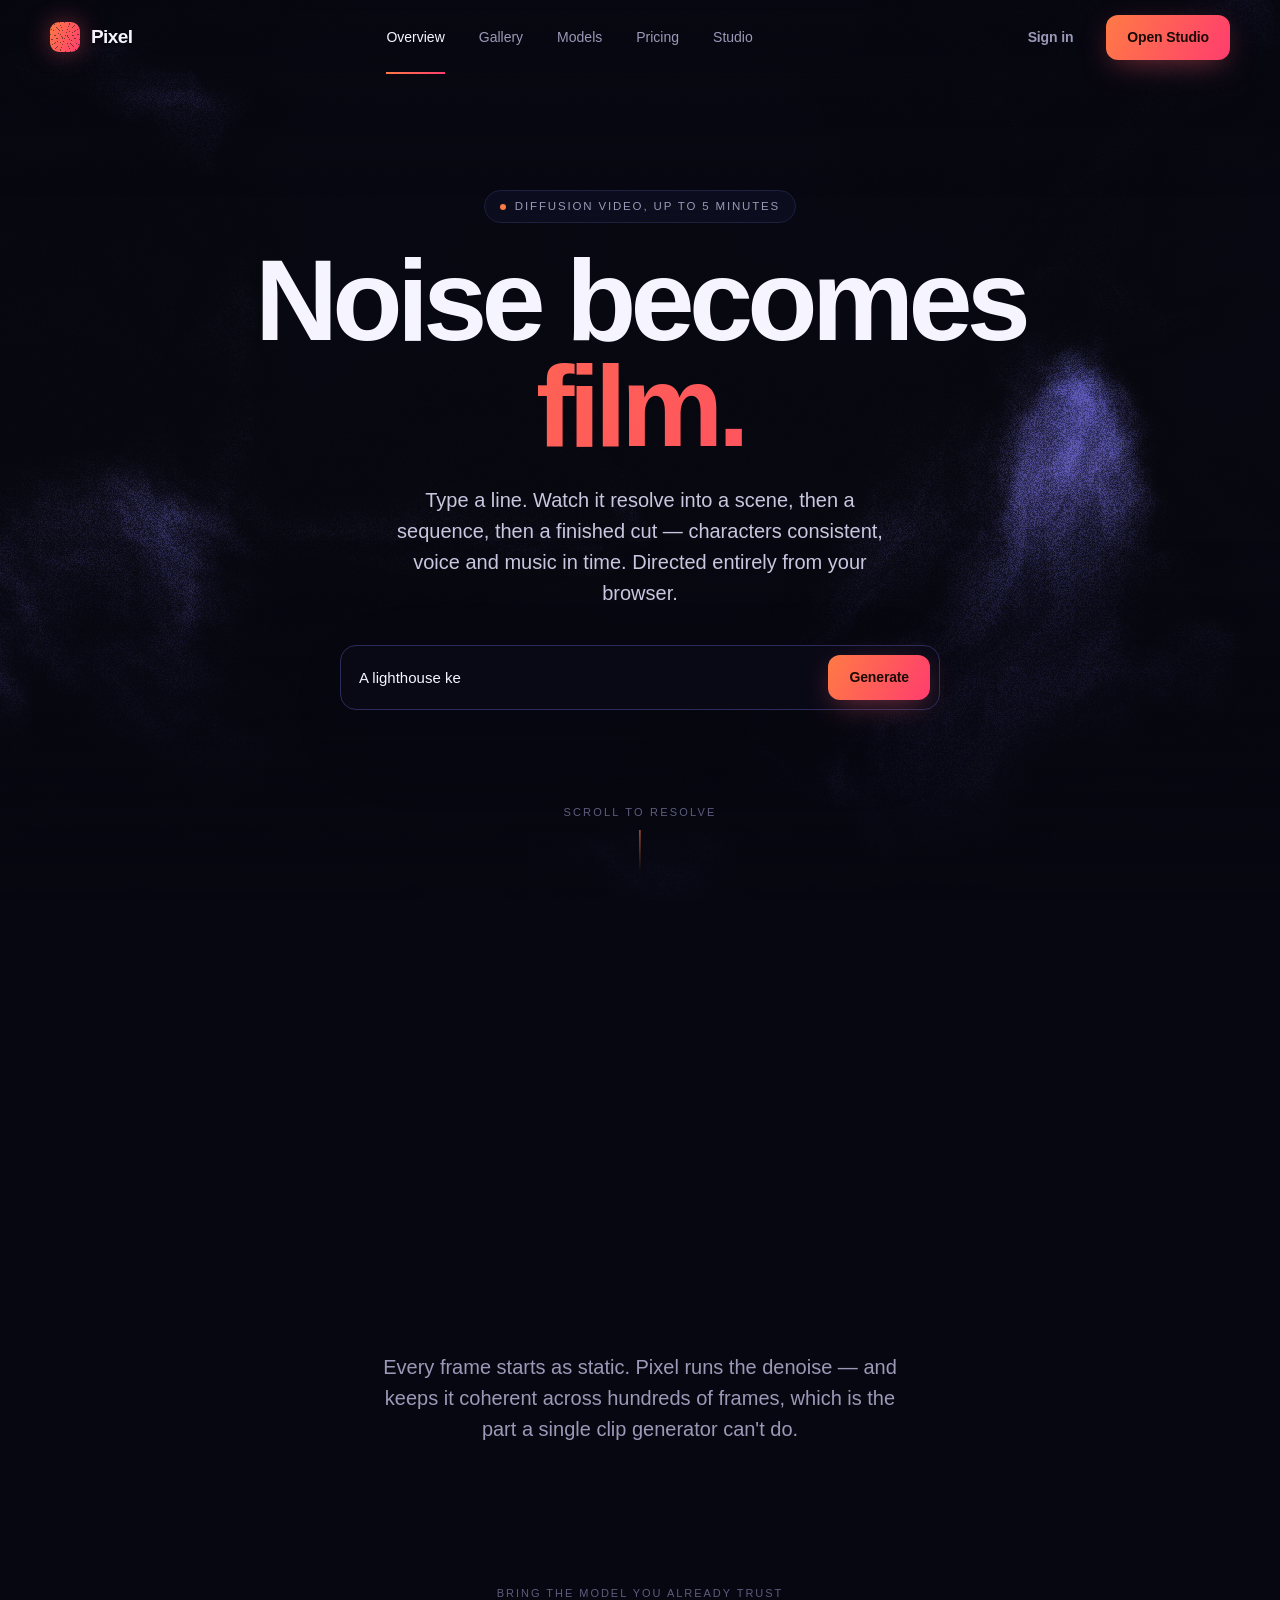
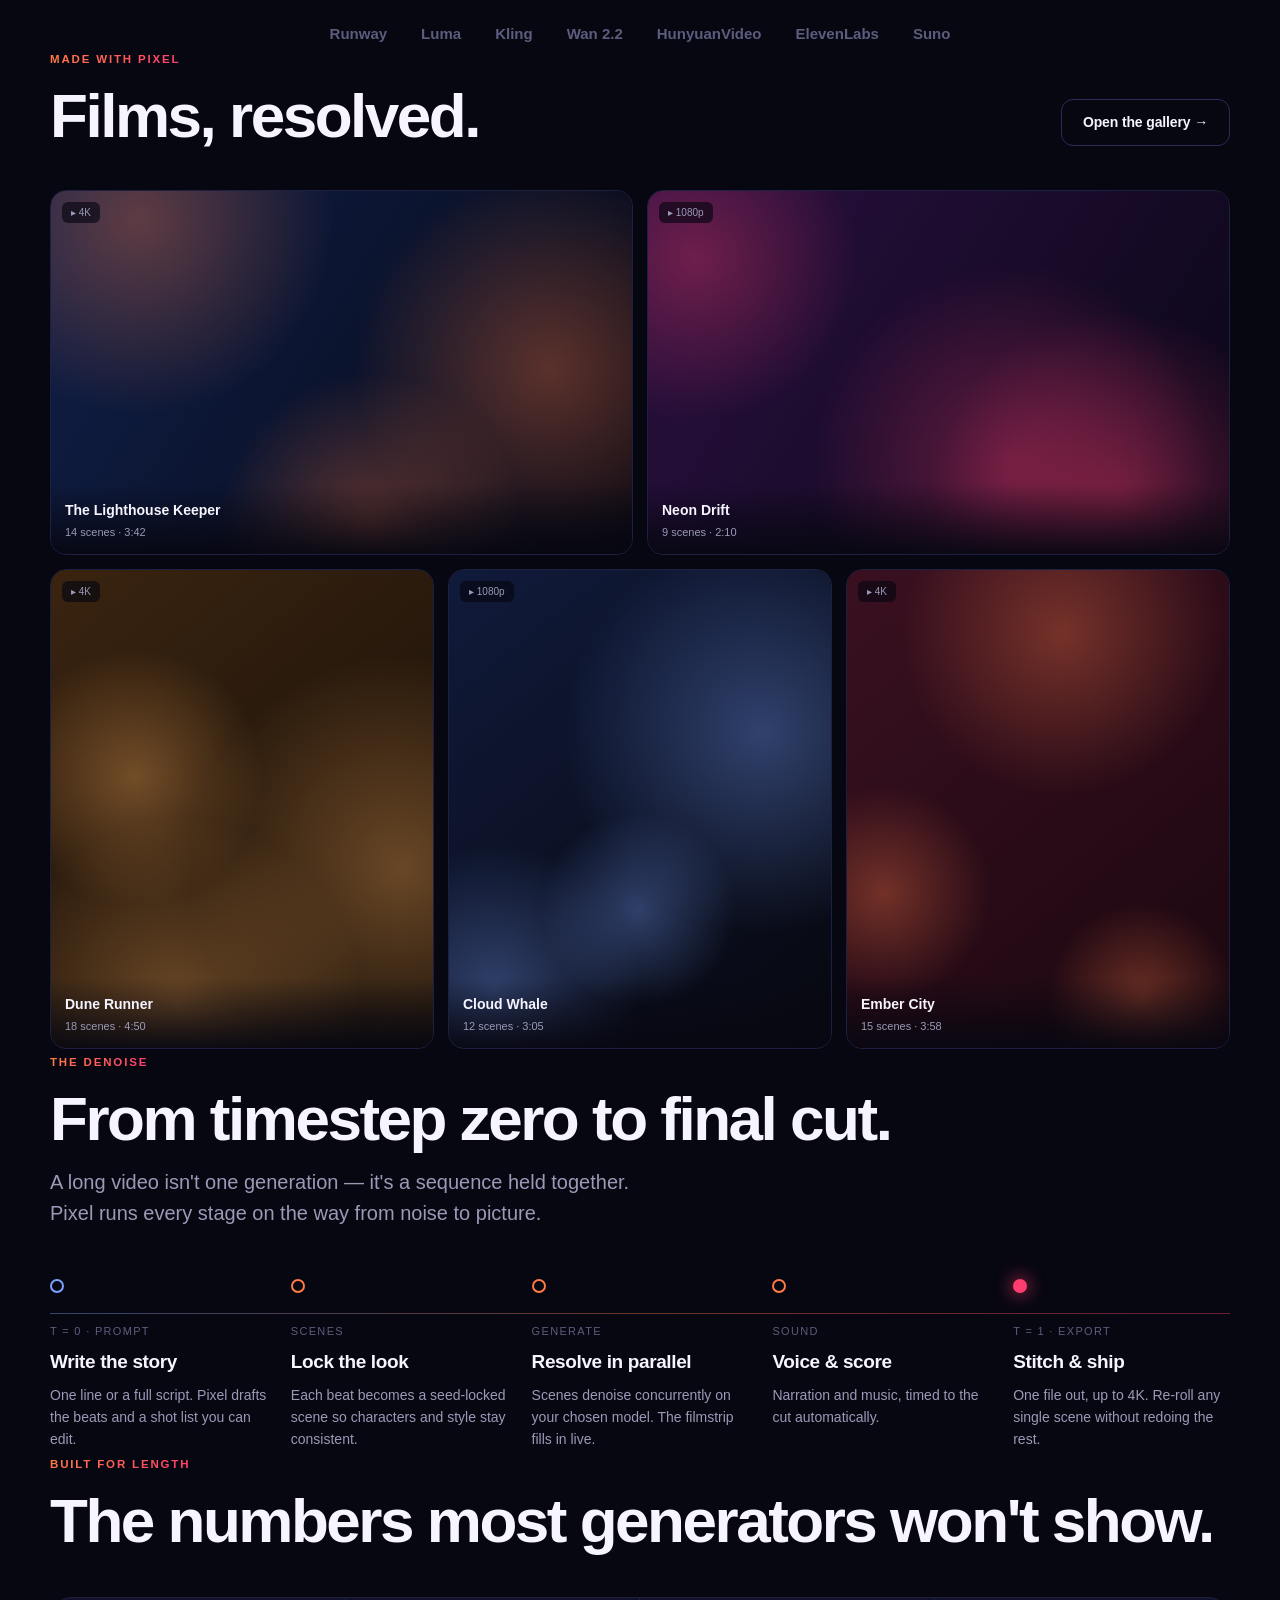
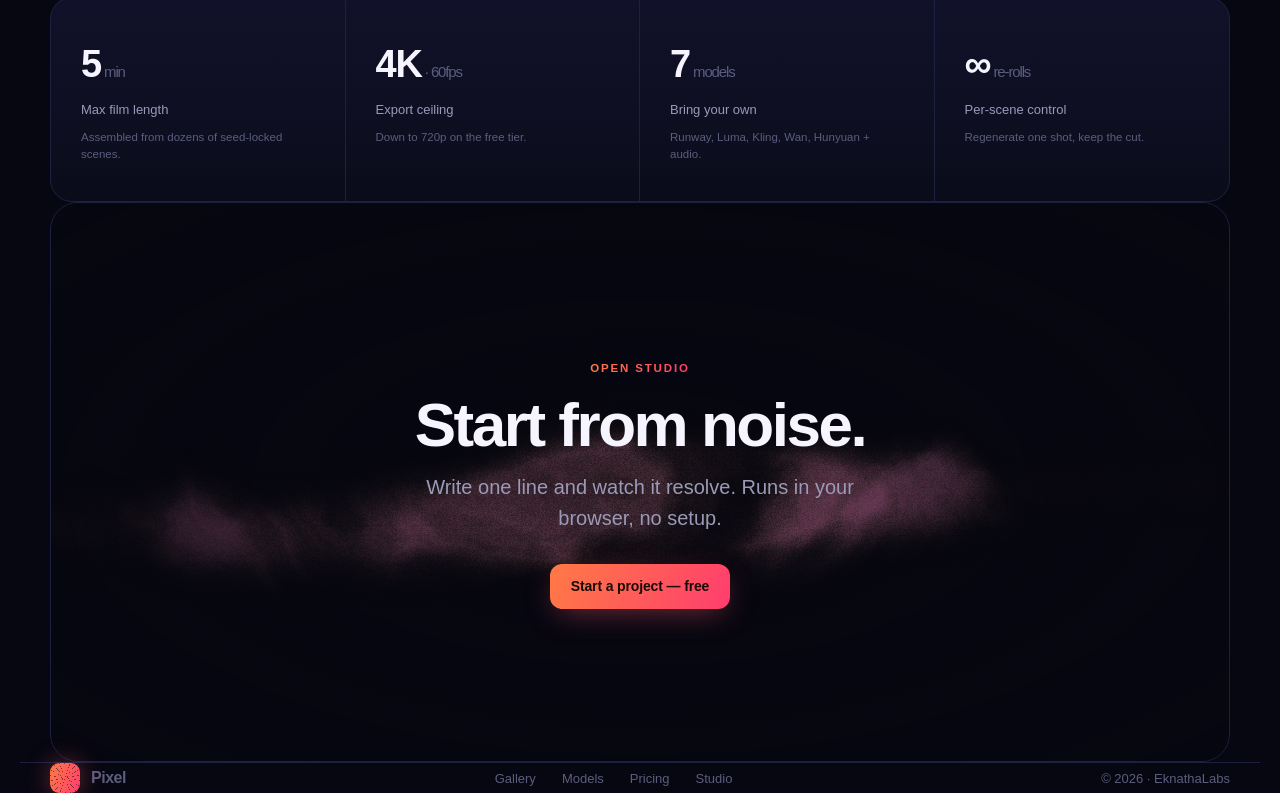
<file: index.html>
<!DOCTYPE html>
<html lang="en">
<head>
<meta charset="UTF-8">
<meta name="viewport" content="width=device-width, initial-scale=1.0">
<title>Pixel — Noise becomes film</title>
<meta name="description" content="Pixel turns a prompt into a finished cinematic film. Watch noise resolve into image — scene by scene, up to five minutes.">
<meta property="og:title" content="Pixel — Noise becomes film">
<meta property="og:description" content="Watch a prompt diffuse into a film. Generate, direct, and stitch scenes into a finished cut.">
<link rel="icon" href="data:image/svg+xml,%3Csvg xmlns='http://www.w3.org/2000/svg' viewBox='0 0 32 32'%3E%3Crect width='32' height='32' rx='9' fill='%23ff3d6e'/%3E%3Crect width='32' height='32' rx='9' fill='url(%23g)'/%3E%3Cdefs%3E%3ClinearGradient id='g' x1='0' y1='0' x2='32' y2='32'%3E%3Cstop stop-color='%23ff7a45'/%3E%3Cstop offset='1' stop-color='%23ff3d6e'/%3E%3C/linearGradient%3E%3C/defs%3E%3C/svg%3E">
<link rel="stylesheet" href="styles.css">
<style>
  /* ---------- HERO: full viewport diffusion ---------- */
  .hero{position:relative;height:100vh;min-height:680px;display:grid;place-items:center;overflow:hidden}
  #heroField{position:absolute;inset:0;width:100%;height:100%;z-index:0}
  .hero::after{content:"";position:absolute;inset:0;z-index:1;pointer-events:none;
    background:linear-gradient(180deg,rgba(7,7,17,.4) 0%,transparent 22%,transparent 60%,rgba(7,7,17,.9) 100%)}
  .hero-inner{position:relative;z-index:3;text-align:center;padding:0 24px;width:100%;max-width:1100px}
  .hero h1{margin:24px 0 0}
  .hero h1 .l1{display:block}
  .hero h1 .l2{display:block}
  .hero .lead{max-width:46ch;margin:26px auto 0;color:#c7c7e0}

  /* prompt box */
  .promptbox{max-width:600px;margin:36px auto 0}
  .pb-field{display:flex;gap:8px;align-items:center;padding:9px 9px 9px 18px;border-radius:16px;
    background:rgba(11,12,26,.66);backdrop-filter:blur(16px);border:1px solid var(--line-2);
    box-shadow:0 30px 90px -30px rgba(0,0,0,.9)}
  .pb-field:focus-within{border-color:var(--plasma)}
  .pb-field input{flex:1;background:none;border:0;color:var(--ink);font-size:15px;outline:none;min-width:0}
  .pb-field input::placeholder{color:var(--faint)}
  .scrollcue{position:absolute;bottom:28px;left:50%;transform:translateX(-50%);z-index:3;
    font-size:11px;letter-spacing:.2em;text-transform:uppercase;color:var(--faint);display:flex;flex-direction:column;align-items:center;gap:10px}
  .scrollcue .line{width:1px;height:42px;background:linear-gradient(var(--plasma),transparent);animation:drop 2s var(--ease) infinite}
  @keyframes drop{0%{transform:scaleY(0);transform-origin:top}50%{transform:scaleY(1);transform-origin:top}50.1%{transform-origin:bottom}100%{transform:scaleY(0);transform-origin:bottom}}

  /* ---------- TYPE-INTO-FIELD showstopper ---------- */
  .showstop{padding:140px 0;text-align:center;position:relative}
  .ftext{width:100%;height:clamp(120px,22vw,300px);display:block;margin:0 auto}
  .showstop .lead{max-width:48ch;margin:30px auto 0}

  /* ---------- trust ---------- */
  .trust{padding:40px 0 0;text-align:center}
  .trust p{font-size:11px;letter-spacing:.18em;text-transform:uppercase;color:var(--faint);margin-bottom:22px}
  .pipes{display:flex;gap:34px;justify-content:center;flex-wrap:wrap;color:var(--faint);font-size:15px;font-weight:560}
  .pipes span{transition:.2s var(--ease)}.pipes span:hover{color:var(--dim)}

  /* ---------- gallery feed ---------- */
  .feedhead{display:flex;justify-content:space-between;align-items:flex-end;flex-wrap:wrap;gap:18px}
  .feed{display:grid;grid-template-columns:repeat(12,1fr);gap:14px;margin-top:44px}
  .tile{position:relative;border-radius:16px;overflow:hidden;border:1px solid var(--line);cursor:pointer;
    background:#0a0b18;transition:.4s var(--ease)}
  .tile:hover{border-color:var(--line-2);transform:translateY(-4px)}
  .tile canvas{position:absolute;inset:0;width:100%;height:100%}
  .tile .cap{position:absolute;left:0;right:0;bottom:0;padding:16px 14px 13px;z-index:2;
    background:linear-gradient(transparent,rgba(7,7,17,.92))}
  .tile .cap .t{font-size:14px;font-weight:580}
  .tile .cap .m{font-size:11px;color:var(--dim);margin-top:3px}
  .tile .badge{position:absolute;top:11px;left:11px;z-index:2;font-size:10px;background:rgba(7,7,17,.66);
    backdrop-filter:blur(4px);padding:3px 9px;border-radius:6px;color:var(--dim)}
  /* editorial asymmetric spans */
  .tile.big{grid-column:span 6;aspect-ratio:16/10}
  .tile.med{grid-column:span 6;aspect-ratio:16/10}
  .tile.sm{grid-column:span 4;aspect-ratio:4/5}
  @media(max-width:760px){.feed{grid-template-columns:repeat(2,1fr)}.tile.big,.tile.med{grid-column:span 2;aspect-ratio:16/10}.tile.sm{grid-column:span 1}}

  /* ---------- pipeline (denoise timeline) ---------- */
  .pipe{margin-top:50px;position:relative}
  .pipe::before{content:"";position:absolute;left:0;right:0;top:34px;height:1px;background:linear-gradient(90deg,var(--ice),var(--plasma),var(--magma));opacity:.4}
  .pipe-grid{display:grid;grid-template-columns:repeat(5,1fr);gap:24px}
  .pstep{position:relative}
  .pstep .node{width:14px;height:14px;border-radius:50%;background:var(--void);border:2px solid var(--plasma);
    position:relative;z-index:2;margin-bottom:30px}
  .pstep:nth-child(1) .node{border-color:var(--ice)}
  .pstep:nth-child(5) .node{border-color:var(--magma);background:var(--magma);box-shadow:0 0 18px var(--magma)}
  .pstep .ph{font-size:11px;letter-spacing:.12em;text-transform:uppercase;color:var(--faint)}
  .pstep h3{font-size:19px;margin:8px 0 9px;letter-spacing:-.02em}
  .pstep p{font-size:14px;color:var(--dim);line-height:1.55}
  @media(max-width:860px){.pipe-grid{grid-template-columns:1fr 1fr}.pipe::before{display:none}}
  @media(max-width:480px){.pipe-grid{grid-template-columns:1fr}}

  /* ---------- spec band ---------- */
  .specband{margin-top:46px;border:1px solid var(--line);border-radius:22px;overflow:hidden;
    background:linear-gradient(180deg,var(--panel),var(--abyss))}
  .spec-grid{display:grid;grid-template-columns:repeat(4,1fr)}
  .spec{padding:38px 30px;border-right:1px solid var(--line)}
  .spec:last-child{border-right:0}
  .spec .v{font-size:38px;font-weight:760;letter-spacing:-.03em;font-variant-numeric:tabular-nums}
  .spec .v .u{font-size:15px;color:var(--faint);font-weight:500}
  .spec .k{font-size:13px;color:var(--dim);margin-top:7px}
  .spec .s{font-size:11.5px;color:var(--faint);margin-top:9px;line-height:1.5}
  @media(max-width:820px){.spec-grid{grid-template-columns:1fr 1fr}.spec:nth-child(2){border-right:0}.spec{border-bottom:1px solid var(--line)}}
  @media(max-width:430px){.spec-grid{grid-template-columns:1fr}.spec{border-right:0}}

  /* ---------- CTA ---------- */
  .cta{position:relative;height:560px;display:grid;place-items:center;text-align:center;border-radius:28px;overflow:hidden;border:1px solid var(--line)}
  #ctaField{position:absolute;inset:0;width:100%;height:100%;z-index:0}
  .cta::after{content:"";position:absolute;inset:0;z-index:1;background:radial-gradient(80% 80% at 50% 50%,transparent,rgba(7,7,17,.7))}
  .cta-inner{position:relative;z-index:2;padding:0 24px}
  .cta h2{max-width:18ch;margin:16px auto 0}
</style>
</head>
<body>
<div class="rail"><i></i></div>
<div class="grain"></div>

<header>
  <nav class="wrap">
    <a class="brand" href="index.html"><span class="glyph"></span>Pixel</a>
    <div class="navlinks">
      <a href="index.html" class="active">Overview</a>
      <a href="gallery.html">Gallery</a>
      <a href="models.html">Models</a>
      <a href="pricing.html">Pricing</a>
      <a href="app.html">Studio</a>
    </div>
    <div class="nav-cta">
      <a class="btn btn-ghost" href="app.html">Sign in</a>
      <a class="btn btn-warm" href="app.html">Open Studio</a>
    </div>
  </nav>
</header>

<main>
  <!-- HERO -->
  <section class="hero">
    <canvas id="heroField"></canvas>
    <div class="hero-inner">
      <span class="eyebrow"><span class="pulse"></span>Diffusion video, up to 5 minutes</span>
      <h1><span class="l1">Noise becomes</span><span class="l2 heat">film.</span></h1>
      <p class="lead">Type a line. Watch it resolve into a scene, then a sequence, then a finished cut — characters consistent, voice and music in time. Directed entirely from your browser.</p>
      <div class="promptbox">
        <div class="pb-field">
          <input id="prompt" type="text" aria-label="Describe your video" placeholder="Describe a scene…">
          <button class="btn btn-warm" id="genBtn">Generate</button>
        </div>
      </div>
    </div>
    <div class="scrollcue"><span>Scroll to resolve</span><span class="line"></span></div>
  </section>

  <!-- SHOWSTOPPER: type made of diffusion -->
  <section class="showstop wrap">
    <canvas class="ftext" id="ftext" aria-label="Prompt to picture"></canvas>
    <p class="lead rv">Every frame starts as static. Pixel runs the denoise — and keeps it coherent across hundreds of frames, which is the part a single clip generator can't do.</p>
  </section>

  <!-- TRUST -->
  <section class="trust wrap" style="padding-top:0">
    <p>Bring the model you already trust</p>
    <div class="pipes"><span>Runway</span><span>Luma</span><span>Kling</span><span>Wan 2.2</span><span>HunyuanVideo</span><span>ElevenLabs</span><span>Suno</span></div>
  </section>

  <!-- GALLERY FEED -->
  <section class="wrap">
    <div class="feedhead">
      <div class="sec-head"><span class="sec-eyebrow">Made with Pixel</span><h2>Films, resolved.</h2></div>
      <a class="btn btn-line rv" href="gallery.html">Open the gallery →</a>
    </div>
    <div class="feed" id="feed"></div>
  </section>

  <!-- PIPELINE -->
  <section class="wrap">
    <div class="sec-head rv">
      <span class="sec-eyebrow">The denoise</span>
      <h2>From timestep zero to final cut.</h2>
      <p class="lead">A long video isn't one generation — it's a sequence held together. Pixel runs every stage on the way from noise to picture.</p>
    </div>
    <div class="pipe rv">
      <div class="pipe-grid">
        <div class="pstep"><div class="node"></div><div class="ph">t = 0 · Prompt</div><h3>Write the story</h3><p>One line or a full script. Pixel drafts the beats and a shot list you can edit.</p></div>
        <div class="pstep"><div class="node"></div><div class="ph">Scenes</div><h3>Lock the look</h3><p>Each beat becomes a seed-locked scene so characters and style stay consistent.</p></div>
        <div class="pstep"><div class="node"></div><div class="ph">Generate</div><h3>Resolve in parallel</h3><p>Scenes denoise concurrently on your chosen model. The filmstrip fills in live.</p></div>
        <div class="pstep"><div class="node"></div><div class="ph">Sound</div><h3>Voice & score</h3><p>Narration and music, timed to the cut automatically.</p></div>
        <div class="pstep"><div class="node"></div><div class="ph">t = 1 · Export</div><h3>Stitch & ship</h3><p>One file out, up to 4K. Re-roll any single scene without redoing the rest.</p></div>
      </div>
    </div>
  </section>

  <!-- SPEC BAND -->
  <section class="wrap">
    <div class="sec-head rv">
      <span class="sec-eyebrow">Built for length</span>
      <h2>The numbers most generators won't show.</h2>
    </div>
    <div class="specband rv">
      <div class="spec-grid">
        <div class="spec"><div class="v">5<span class="u"> min</span></div><div class="k">Max film length</div><div class="s">Assembled from dozens of seed-locked scenes.</div></div>
        <div class="spec"><div class="v">4K<span class="u"> · 60fps</span></div><div class="k">Export ceiling</div><div class="s">Down to 720p on the free tier.</div></div>
        <div class="spec"><div class="v">7<span class="u"> models</span></div><div class="k">Bring your own</div><div class="s">Runway, Luma, Kling, Wan, Hunyuan + audio.</div></div>
        <div class="spec"><div class="v">∞<span class="u"> re-rolls</span></div><div class="k">Per-scene control</div><div class="s">Regenerate one shot, keep the cut.</div></div>
      </div>
    </div>
  </section>

  <!-- CTA -->
  <section class="wrap">
    <div class="cta rv">
      <canvas id="ctaField"></canvas>
      <div class="cta-inner">
        <span class="sec-eyebrow">Open Studio</span>
        <h2>Start from noise.</h2>
        <p class="lead" style="margin:16px auto 0;max-width:42ch">Write one line and watch it resolve. Runs in your browser, no setup.</p>
        <div style="margin-top:30px"><a class="btn btn-warm" href="app.html">Start a project — free</a></div>
      </div>
    </div>
  </section>
</main>

<footer class="wrap">
  <div class="foot">
    <div class="brand" style="font-size:16px"><span class="glyph"></span>Pixel</div>
    <div class="foot-links"><a href="gallery.html">Gallery</a><a href="models.html">Models</a><a href="pricing.html">Pricing</a><a href="app.html">Studio</a></div>
    <div>© 2026 · EknathaLabs</div>
  </div>
</footer>

<script src="field.js"></script>
<script src="pixel.js"></script>
<script>
// hero diffusion field, scroll-driven resolve
const hero=DiffusionField(document.getElementById('heroField'),{resolve:0.0,density:1.0});
const cta=DiffusionField(document.getElementById('ctaField'),{resolve:0.55,density:.9,mouse:false});

// scroll across the hero drives the denoise (timestep = scroll)
let heroH=window.innerHeight;
window.addEventListener('resize',()=>heroH=window.innerHeight);
function heroScroll(){
  const p=Math.min(1, (window.scrollY)/(heroH*0.9));
  hero.setResolve(p*0.9);
}
window.addEventListener('scroll',heroScroll,{passive:true}); heroScroll();

// prompt generate resolves the hero immediately
PromptDemo({input:'prompt',btn:'genBtn',onGenerate:()=>hero.setResolve(1)});

// type-into-field showstopper
FieldText(document.getElementById('ftext'),'PROMPT → PICTURE');

// gallery feed — living generative tiles
const feedData=[
  {t:'The Lighthouse Keeper',m:'14 scenes · 3:42',cls:'big',g:['#10204a','#070711','#ff7a45']},
  {t:'Neon Drift',m:'9 scenes · 2:10',cls:'med',g:['#2a1040','#0a0717','#ff3d6e']},
  {t:'Dune Runner',m:'18 scenes · 4:50',cls:'sm',g:['#3a2410','#140d08','#ffae5c']},
  {t:'Cloud Whale',m:'12 scenes · 3:05',cls:'sm',g:['#101a3a','#07080f','#7aa2ff']},
  {t:'Ember City',m:'15 scenes · 3:58',cls:'sm',g:['#3a1020','#1a070f','#ff7a45']},
];
const feed=document.getElementById('feed');
feedData.forEach((d,i)=>{
  const tile=document.createElement('div');tile.className='tile '+d.cls+' rv';
  if(i>0) tile.classList.add('rv-'+Math.min(4,i+1));
  tile.innerHTML=`<canvas></canvas><span class="badge">▸ ${i%2?'1080p':'4K'}</span>
    <div class="cap"><div class="t">${d.t}</div><div class="m">${d.m}</div></div>`;
  tile.onclick=()=>location.href='gallery.html';
  feed.appendChild(tile);
  tileAnim(tile.querySelector('canvas'),d.g,i);
});
if(window.__observeReveals) window.__observeReveals();
function tileAnim(cv,colors,seed){
  if(REDUCE){cv.style.background=`linear-gradient(135deg,${colors[0]},${colors[1]})`;return;}
  const ctx=cv.getContext('2d');let t=seed*7;
  function fit(){cv.width=cv.clientWidth;cv.height=cv.clientHeight;}
  let running=true;
  new IntersectionObserver(es=>{running=es[0].isIntersecting;if(running)r();}).observe(cv);
  window.addEventListener('resize',fit);
  function r(){
    if(!running)return;
    if(cv.width!==cv.clientWidth||cv.height!==cv.clientHeight)fit();
    const w=cv.width,h=cv.height;
    const g=ctx.createLinearGradient(0,0,w,h);g.addColorStop(0,colors[0]);g.addColorStop(1,colors[1]);
    ctx.fillStyle=g;ctx.fillRect(0,0,w,h);t+=0.008;
    for(let i=0;i<3;i++){
      const x=w*(0.5+0.42*Math.sin(t+i*2)),y=h*(0.5+0.42*Math.cos(t*0.8+i*1.5)),rad=Math.min(w,h)*(0.4+0.16*Math.sin(t+i));
      const rg=ctx.createRadialGradient(x,y,0,x,y,rad);rg.addColorStop(0,colors[2]+'55');rg.addColorStop(1,colors[2]+'00');
      ctx.fillStyle=rg;ctx.beginPath();ctx.arc(x,y,rad,0,Math.PI*2);ctx.fill();
    }
    requestAnimationFrame(r);
  }
  fit();r();
}
</script>
</body>
</html>
</file>
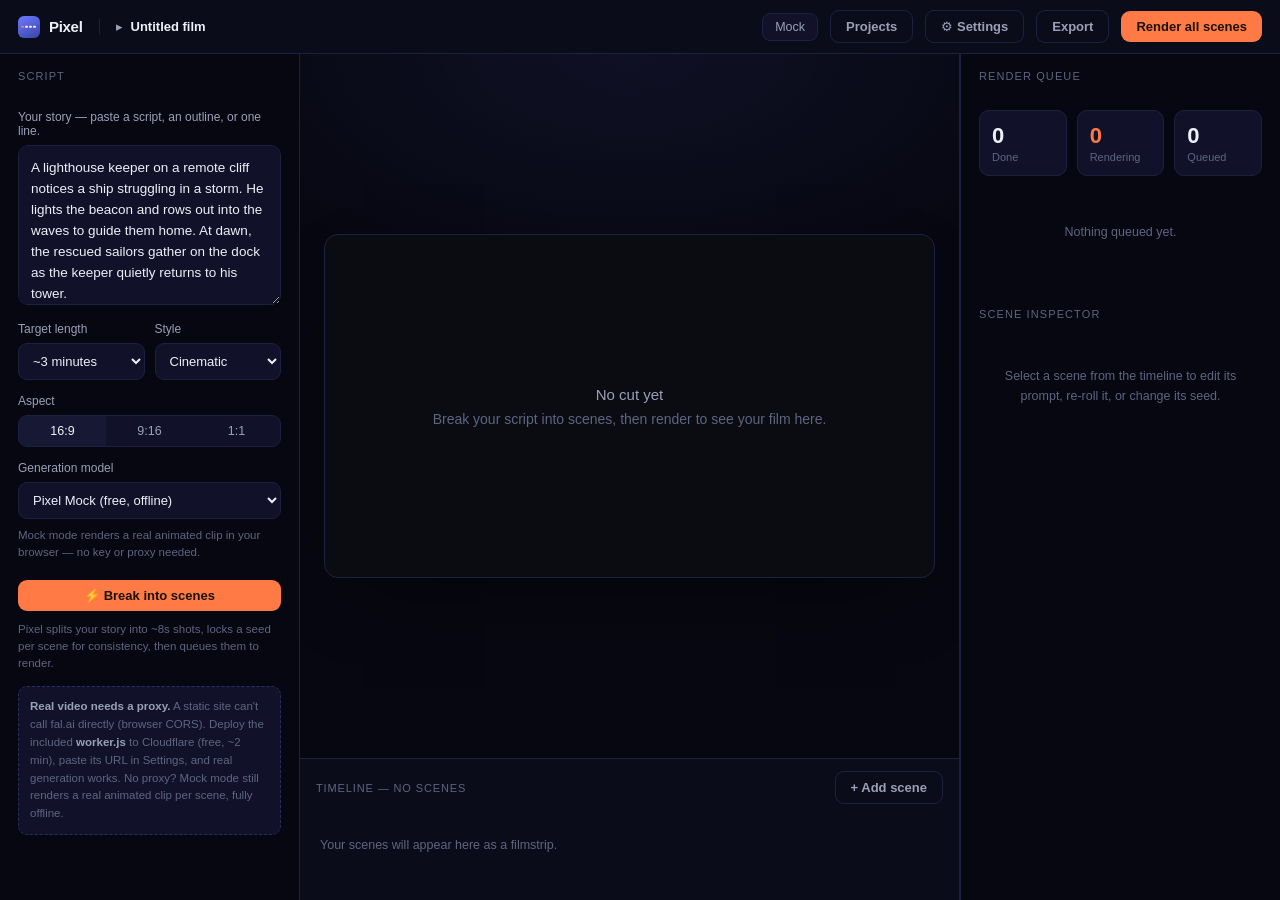
<file: app.html>
<!DOCTYPE html>
<html lang="en">
<head>
<meta charset="UTF-8">
<meta name="viewport" content="width=device-width, initial-scale=1.0">
<title>Pixel Studio</title>
<style>
  :root{
    --bg:#070711;--bg-raise:#0b0c1a;--panel:#11122a;--panel-2:#171834;
    --line:#1e2042;--line-2:#2a2d5a;--ink:#eef0f7;--ink-dim:#9aa0b8;--ink-faint:#5f6480;
    --amber:#ff7a45;--amber-soft:rgba(255,122,69,.16);--indigo:#6c7bff;
    --green:#5ad19b;--radius:12px;--ease:cubic-bezier(.2,.7,.2,1);
  }
  *{box-sizing:border-box;margin:0;padding:0}
  body{background:var(--bg);color:var(--ink);height:100vh;overflow:hidden;
    font-family:"Inter",-apple-system,BlinkMacSystemFont,"Segoe UI",Roboto,sans-serif;
    -webkit-font-smoothing:antialiased;font-size:14px}
  button{font:inherit;cursor:pointer;border:0;background:none;color:inherit}
  input,textarea,select{font:inherit;color:inherit}
  ::-webkit-scrollbar{width:10px;height:10px}
  ::-webkit-scrollbar-thumb{background:var(--line-2);border-radius:8px;border:3px solid var(--bg)}
  :focus-visible{outline:2px solid var(--amber);outline-offset:2px;border-radius:6px}

  .app{display:grid;grid-template-rows:54px 1fr;height:100vh}

  /* top bar */
  .topbar{display:flex;align-items:center;justify-content:space-between;
    padding:0 18px;border-bottom:1px solid var(--line);background:var(--bg-raise)}
  .tb-left{display:flex;align-items:center;gap:16px}
  .brand{display:flex;align-items:center;gap:9px;font-weight:680;letter-spacing:-.02em;font-size:15px;color:var(--ink);text-decoration:none}
  .mark{width:22px;height:22px;border-radius:6px;background:linear-gradient(150deg,var(--indigo),#3a44a8);position:relative;overflow:hidden}
  .mark::after{content:"";position:absolute;left:3px;top:50%;transform:translateY(-50%);width:2.5px;height:2.5px;border-radius:50%;background:var(--amber);box-shadow:4px 0 0 #eef0f7,8px 0 0 #eef0f7,12px 0 0 #eef0f7}
  .proj{display:flex;align-items:center;gap:8px;color:var(--ink-dim);font-size:13px;padding-left:16px;border-left:1px solid var(--line)}
  .proj input{background:none;border:0;color:var(--ink);font-weight:560;width:200px}
  .tb-right{display:flex;align-items:center;gap:12px}
  .credits{font-size:12.5px;color:var(--ink-dim);display:flex;align-items:center;gap:7px;
    background:var(--panel);border:1px solid var(--line);padding:6px 12px;border-radius:8px}
  .credits b{color:var(--amber);font-variant-numeric:tabular-nums}
  .btn{padding:8px 15px;border-radius:9px;font-size:13px;font-weight:560;transition:.22s var(--ease)}
  .btn-amber{background:var(--amber);color:#1a1206}
  .btn-amber:hover{transform:translateY(-1px);box-shadow:0 10px 26px rgba(255,122,69,.26)}
  .btn-amber:disabled{opacity:.4;cursor:not-allowed;transform:none;box-shadow:none}
  .btn-ghost{color:var(--ink-dim);border:1px solid var(--line)}
  .btn-ghost:hover{color:var(--ink);border-color:var(--line-2)}

  /* body: 3 columns */
  .body{display:grid;grid-template-columns:300px 1fr 320px;overflow:hidden}
  .col{overflow-y:auto;border-right:1px solid var(--line)}
  .col:last-child{border-right:0;border-left:1px solid var(--line)}
  .pad{padding:18px}
  .col-head{font-size:11px;letter-spacing:.1em;text-transform:uppercase;color:var(--ink-faint);
    padding:16px 18px 10px;position:sticky;top:0;background:var(--bg);z-index:2}

  /* left: script + settings */
  label.fld{display:block;font-size:12px;color:var(--ink-dim);margin:0 0 7px}
  textarea.script{width:100%;min-height:160px;background:var(--panel);border:1px solid var(--line);
    border-radius:10px;padding:12px;resize:vertical;line-height:1.55;font-size:13.5px}
  textarea.script:focus{border-color:var(--line-2);outline:none}
  .row{display:flex;gap:10px;margin-top:14px}
  .ctrl{flex:1}
  select,.numin{width:100%;background:var(--panel);border:1px solid var(--line);border-radius:9px;padding:9px 10px;font-size:13px}
  .seg{display:flex;background:var(--panel);border:1px solid var(--line);border-radius:9px;overflow:hidden}
  .seg button{flex:1;padding:8px;font-size:12.5px;color:var(--ink-dim)}
  .seg button.on{background:var(--panel-2);color:var(--ink)}
  .breakdown-btn{width:100%;margin-top:18px}
  .hint{font-size:11.5px;color:var(--ink-faint);margin-top:10px;line-height:1.5}
  .model-pick{margin-top:8px}
  .keynote{margin-top:14px;font-size:11.5px;color:var(--ink-faint);background:var(--panel);
    border:1px dashed var(--line-2);border-radius:9px;padding:11px;line-height:1.55}
  .keynote b{color:var(--ink-dim)}

  /* center: timeline / canvas */
  .stage{display:grid;grid-template-rows:1fr auto;overflow:hidden;height:100%}
  .preview{display:grid;place-items:center;padding:24px;overflow:auto;position:relative;
    background:radial-gradient(700px 360px at 50% 0%,rgba(108,123,255,.08),transparent 70%)}
  .player{width:min(100%,720px);aspect-ratio:16/9;border-radius:14px;border:1px solid var(--line);
    background:#0a0c12;position:relative;overflow:hidden;box-shadow:0 30px 80px -40px rgba(0,0,0,.8)}
  .player .frame{position:absolute;inset:0;background-size:cover;background-position:center;transition:.4s}
  .player .empty{position:absolute;inset:0;display:grid;place-items:center;text-align:center;color:var(--ink-faint);padding:30px}
  .player .empty .big{font-size:15px;color:var(--ink-dim);margin-bottom:8px}
  .player .ov{position:absolute;left:14px;top:14px;font-size:11px;background:rgba(8,10,16,.7);
    backdrop-filter:blur(5px);padding:5px 10px;border-radius:7px;color:var(--ink-dim)}
  .player .ply{position:absolute;left:50%;bottom:16px;transform:translateX(-50%);display:flex;gap:8px;align-items:center;
    background:rgba(8,10,16,.66);backdrop-filter:blur(8px);padding:8px 12px;border-radius:100px;border:1px solid var(--line)}
  .player .ply button{width:28px;height:28px;border-radius:50%;display:grid;place-items:center;color:var(--ink)}
  .player .scrub{width:200px;height:4px;border-radius:3px;background:var(--line-2);position:relative}
  .player .scrub i{position:absolute;left:0;top:0;height:100%;width:0;background:var(--amber);border-radius:3px}
  .ttime{font-size:11px;color:var(--ink-dim);font-variant-numeric:tabular-nums}

  /* timeline tracks */
  .tl{border-top:1px solid var(--line);background:var(--bg-raise);padding:12px 16px 16px}
  .tl-top{display:flex;justify-content:space-between;align-items:center;margin-bottom:10px}
  .tl-top .lbl{font-size:11px;letter-spacing:.08em;text-transform:uppercase;color:var(--ink-faint)}
  .tl-actions{display:flex;gap:8px}
  .scenes{display:flex;gap:8px;overflow-x:auto;padding-bottom:8px}
  .sc{flex:0 0 132px;border-radius:10px;border:1px solid var(--line);background:var(--panel);
    overflow:hidden;cursor:pointer;transition:.2s var(--ease);position:relative}
  .sc:hover{border-color:var(--line-2);transform:translateY(-2px)}
  .sc.sel{border-color:var(--amber)}
  .sc .thumb{height:72px;background-size:cover;background-position:center;position:relative}
  .sc.queued .thumb{filter:grayscale(.6) brightness(.6)}
  .sc.rendering .thumb::after{content:"";position:absolute;inset:0;
    background:linear-gradient(110deg,transparent 30%,rgba(255,122,69,.28) 50%,transparent 70%);
    background-size:200% 100%;animation:sweep 1.4s linear infinite}
  @keyframes sweep{0%{background-position:200% 0}100%{background-position:-60% 0}}
  .sc .meta{padding:7px 9px}
  .sc .meta .t{font-size:11px;font-weight:560;white-space:nowrap;overflow:hidden;text-overflow:ellipsis}
  .sc .meta .s{font-size:10px;color:var(--ink-faint);margin-top:2px;display:flex;align-items:center;gap:5px}
  .sc .meta .s .pip{width:6px;height:6px;border-radius:50%;background:var(--ink-faint)}
  .sc.done .pip{background:var(--green)}
  .sc.rendering .pip{background:var(--amber)}
  .sc .pbar{height:3px;background:var(--line);position:relative}
  .sc .pbar i{position:absolute;inset:0;width:0;background:var(--amber);transition:width .4s}
  .sc.done .pbar i{width:100%;background:var(--green)}

  /* right: render queue + scene inspector */
  .queue-stat{display:flex;gap:10px;margin-bottom:16px}
  .qs{flex:1;background:var(--panel);border:1px solid var(--line);border-radius:10px;padding:12px}
  .qs .v{font-size:22px;font-weight:680;letter-spacing:-.02em;font-variant-numeric:tabular-nums}
  .qs .k{font-size:11px;color:var(--ink-faint);margin-top:2px}
  .qs.act .v{color:var(--amber)}
  .qrow{display:flex;align-items:center;gap:11px;padding:11px 0;border-bottom:1px solid var(--line)}
  .qrow .qi{width:30px;height:30px;border-radius:8px;flex:0 0 30px;background-size:cover;background-position:center;position:relative}
  .qrow .qt{flex:1;min-width:0}
  .qrow .qt .a{font-size:12.5px;white-space:nowrap;overflow:hidden;text-overflow:ellipsis}
  .qrow .qt .b{font-size:11px;color:var(--ink-faint);margin-top:2px}
  .qrow .qstate{font-size:11px;padding:3px 8px;border-radius:6px;background:var(--panel);color:var(--ink-dim);white-space:nowrap}
  .qrow.rendering .qstate{background:var(--amber-soft);color:var(--amber)}
  .qrow.done .qstate{color:var(--green)}

  .inspector{margin-top:6px}
  .insp-thumb{width:100%;aspect-ratio:16/9;border-radius:10px;background-size:cover;background-position:center;border:1px solid var(--line);margin-bottom:12px}
  .insp-prompt{width:100%;min-height:80px;background:var(--panel);border:1px solid var(--line);border-radius:9px;padding:10px;font-size:12.5px;line-height:1.5;resize:vertical}
  .insp-actions{display:flex;gap:8px;margin-top:10px}
  .insp-actions .btn{flex:1;text-align:center}
  .empty-insp{color:var(--ink-faint);font-size:12.5px;text-align:center;padding:30px 10px;line-height:1.6}

  .toast{position:fixed;bottom:22px;left:50%;transform:translateX(-50%) translateY(20px);
    background:var(--panel-2);border:1px solid var(--line-2);border-radius:10px;padding:11px 16px;
    font-size:13px;opacity:0;transition:.3s var(--ease);z-index:100;box-shadow:0 20px 50px -20px rgba(0,0,0,.7)}
  .toast.show{opacity:1;transform:translateX(-50%) translateY(0)}

  @media(max-width:1080px){.body{grid-template-columns:260px 1fr}.col.right{display:none}}
  @media(max-width:720px){.body{grid-template-columns:1fr}.col.left{display:none}}
  @media(prefers-reduced-motion:reduce){*{animation:none!important;transition:none!important}}
  /* modals */
  .modal{position:fixed;inset:0;z-index:200;background:rgba(4,4,10,.78);backdrop-filter:blur(10px);
    display:none;place-items:center;padding:24px}
  .modal.show{display:grid}
  .modal-card{width:min(440px,100%);background:var(--panel);border:1px solid var(--line-2);border-radius:16px;
    overflow:hidden;box-shadow:0 50px 140px -40px rgba(0,0,0,.9)}
  .modal-head{display:flex;align-items:center;justify-content:space-between;padding:18px 20px;border-bottom:1px solid var(--line)}
  .modal-head h3{font-size:16px;letter-spacing:-.02em}
  .modal-x{width:32px;height:32px;border-radius:8px;color:var(--ink-dim);font-size:16px}
  .modal-x:hover{background:var(--panel-2);color:var(--ink)}
  .modal-body{padding:20px}
  .modal-in{width:100%;background:var(--bg-raise);border:1px solid var(--line);border-radius:9px;padding:11px 12px;font-size:13px;color:var(--ink)}
  .modal-in:focus{outline:none;border-color:var(--amber)}
  .modal-actions{display:flex;gap:8px;margin-top:18px;justify-content:flex-end}
  .keystatus{margin-top:14px;font-size:12px;padding:9px 11px;border-radius:8px;display:none}
  .keystatus.ok{display:block;background:rgba(90,209,155,.12);color:var(--green)}
  .keystatus.err{display:block;background:rgba(255,93,110,.12);color:#ff8a9c}
  .keystatus.busy{display:block;background:var(--amber-soft);color:var(--amber)}
  .proj-list{display:flex;flex-direction:column;gap:8px;max-height:340px;overflow-y:auto}
  .proj-item{display:flex;align-items:center;gap:11px;padding:11px 12px;border:1px solid var(--line);border-radius:10px;background:var(--bg-raise);transition:.2s var(--ease)}
  .proj-item:hover{border-color:var(--line-2)}
  .proj-item .pi-body{flex:1;min-width:0;cursor:pointer}
  .proj-item .pi-name{font-size:13.5px;font-weight:560;white-space:nowrap;overflow:hidden;text-overflow:ellipsis}
  .proj-item .pi-meta{font-size:11px;color:var(--ink-faint);margin-top:2px}
  .proj-item .pi-del{width:28px;height:28px;border-radius:7px;color:var(--ink-faint);flex:0 0 28px}
  .proj-item .pi-del:hover{background:rgba(255,93,110,.12);color:#ff8a9c}
  .modeBadge-real{background:var(--amber-soft)!important;color:var(--amber)!important;border-color:transparent!important}
</style>
</head>
<body>
<div class="app">

  <!-- TOP BAR -->
  <div class="topbar">
    <div class="tb-left">
      <a class="brand" href="index.html"><span class="mark"></span>Pixel</a>
      <div class="proj">▸ <input id="projname" value="Untitled film" spellcheck="false"></div>
    </div>
    <div class="tb-right">
      <div class="credits" id="modeBadge" title="Generation mode">Mock</div>
      <button class="btn btn-ghost" id="projectsBtn">Projects</button>
      <button class="btn btn-ghost" id="settingsBtn">⚙ Settings</button>
      <button class="btn btn-ghost" id="exportBtn">Export</button>
      <button class="btn btn-amber" id="renderAll">Render all scenes</button>
    </div>
  </div>

  <div class="body">
    <!-- LEFT: script + settings -->
    <div class="col left">
      <div class="col-head">Script</div>
      <div class="pad">
        <label class="fld">Your story — paste a script, an outline, or one line.</label>
        <textarea class="script" id="script" spellcheck="false">A lighthouse keeper on a remote cliff notices a ship struggling in a storm. He lights the beacon and rows out into the waves to guide them home. At dawn, the rescued sailors gather on the dock as the keeper quietly returns to his tower.</textarea>

        <div class="row">
          <div class="ctrl">
            <label class="fld">Target length</label>
            <select id="length">
              <option value="60">~1 minute</option>
              <option value="180" selected>~3 minutes</option>
              <option value="300">~5 minutes</option>
            </select>
          </div>
          <div class="ctrl">
            <label class="fld">Style</label>
            <select id="style">
              <option>Cinematic</option><option>Animated</option><option>Documentary</option><option>Noir</option>
            </select>
          </div>
        </div>

        <div class="row">
          <div class="ctrl">
            <label class="fld">Aspect</label>
            <div class="seg" id="aspect">
              <button class="on" data-a="16:9">16:9</button>
              <button data-a="9:16">9:16</button>
              <button data-a="1:1">1:1</button>
            </div>
          </div>
        </div>

        <div class="model-pick">
          <label class="fld" style="margin-top:14px">Generation model</label>
          <select id="model">
            <option value="mock">Pixel Mock (free, offline)</option>
            <option value="fal-ltx">LTX Video — fast (fal.ai key)</option>
            <option value="fal-kling">Kling 1.6 (fal.ai key)</option>
            <option value="fal-luma">Luma Dream Machine (fal.ai key)</option>
            <option value="fal-wan">Wan 2.2 (fal.ai key)</option>
          </select>
          <p class="hint" id="modelHint" style="margin-top:8px">Mock mode renders instant placeholder clips — no key needed. Pick a fal.ai model and add your key in Settings to generate real video.</p>
        </div>

        <button class="btn btn-amber breakdown-btn" id="breakdown">⚡ Break into scenes</button>
        <p class="hint">Pixel splits your story into ~8s shots, locks a seed per scene for consistency, then queues them to render.</p>

        <div class="keynote">
          <b>Real video needs a proxy.</b> A static site can't call fal.ai directly (browser CORS). Deploy the included <b>worker.js</b> to Cloudflare (free, ~2 min), paste its URL in Settings, and real generation works. No proxy? Mock mode still renders a real animated clip per scene, fully offline.
        </div>
      </div>
    </div>

    <!-- CENTER: preview + timeline -->
    <div class="col" style="overflow:hidden">
      <div class="stage">
        <div class="preview">
          <div class="player" id="player">
            <div class="empty" id="playerEmpty">
              <div>
                <div class="big">No cut yet</div>
                Break your script into scenes, then render to see your film here.
              </div>
            </div>
            <div class="frame" id="playerFrame" style="display:none"></div>
            <video id="playerVideo" style="display:none;position:absolute;inset:0;width:100%;height:100%;object-fit:cover;background:#000" playsinline muted></video>
            <div class="ov" id="playerOv" style="display:none"></div>
            <div class="ply" id="playerCtrl" style="display:none">
              <button id="playBtn">▶</button>
              <div class="scrub" id="scrub"><i id="scrubFill"></i></div>
              <span class="ttime" id="ttime">00:00 / 00:00</span>
            </div>
          </div>
        </div>

        <div class="tl">
          <div class="tl-top">
            <span class="lbl" id="tlLabel">Timeline — no scenes</span>
            <div class="tl-actions">
              <button class="btn btn-ghost" id="addScene">+ Add scene</button>
            </div>
          </div>
          <div class="scenes" id="scenes">
            <div style="color:var(--ink-faint);font-size:12.5px;padding:24px 4px">Your scenes will appear here as a filmstrip.</div>
          </div>
        </div>
      </div>
    </div>

    <!-- RIGHT: render queue + inspector -->
    <div class="col right">
      <div class="col-head">Render queue</div>
      <div class="pad">
        <div class="queue-stat">
          <div class="qs done-stat"><div class="v" id="statDone">0</div><div class="k">Done</div></div>
          <div class="qs act"><div class="v" id="statRender">0</div><div class="k">Rendering</div></div>
          <div class="qs"><div class="v" id="statQueue">0</div><div class="k">Queued</div></div>
        </div>
        <div id="queueList"><p class="empty-insp">Nothing queued yet.</p></div>

        <div class="col-head" style="padding-left:0;margin-top:20px">Scene inspector</div>
        <div class="inspector" id="inspector">
          <p class="empty-insp">Select a scene from the timeline to edit its prompt, re-roll it, or change its seed.</p>
        </div>
      </div>
    </div>
  </div>
</div>
<div class="toast" id="toast"></div>

<!-- SETTINGS MODAL -->
<div class="modal" id="settingsModal">
  <div class="modal-card">
    <div class="modal-head"><h3>Settings</h3><button class="modal-x" id="settingsX">✕</button></div>
    <div class="modal-body">
      <label class="fld">Proxy URL <span style="color:var(--ink-faint)">(required for real video)</span></label>
      <input class="modal-in" id="proxyUrl" type="text" placeholder="https://pixel-fal.you.workers.dev" spellcheck="false">
      <p class="hint">A static site can't call fal.ai directly (CORS). Deploy the included <b>worker.js</b> to Cloudflare (free, ~2 min) and paste its URL here. The README has step-by-step instructions.</p>

      <label class="fld" style="margin-top:16px">fal.ai API key <span style="color:var(--ink-faint)">(only if your proxy doesn't hold one)</span></label>
      <input class="modal-in" id="falKey" type="password" placeholder="fal_xxxxxxxx:xxxxxxxx" spellcheck="false">
      <p class="hint">Sent through your proxy as a header, stored only in this browser. If you set a FAL_KEY secret on the Worker instead, leave this empty.</p>

      <label class="fld" style="margin-top:16px">Parallel renders</label>
      <select class="modal-in" id="parallelSel">
        <option value="1">1 — gentle on rate limits</option>
        <option value="2">2</option>
        <option value="3" selected>3 — faster</option>
      </select>
      <div class="modal-actions">
        <button class="btn btn-ghost" id="testProxy">Test connection</button>
        <button class="btn btn-amber" id="saveSettings">Save</button>
      </div>
      <div id="keyStatus" class="keystatus"></div>
    </div>
  </div>
</div>

<!-- PROJECTS MODAL -->
<div class="modal" id="projectsModal">
  <div class="modal-card">
    <div class="modal-head"><h3>Projects</h3><button class="modal-x" id="projectsX">✕</button></div>
    <div class="modal-body">
      <div class="modal-actions" style="margin-top:0;margin-bottom:14px">
        <button class="btn btn-ghost" id="newProject">+ New project</button>
        <button class="btn btn-amber" id="saveProject">Save current</button>
      </div>
      <div id="projectList" class="proj-list"><p class="empty-insp">No saved projects yet.</p></div>
    </div>
  </div>
</div>

<script src="studio.js"></script>
</body>
</html>
</file>
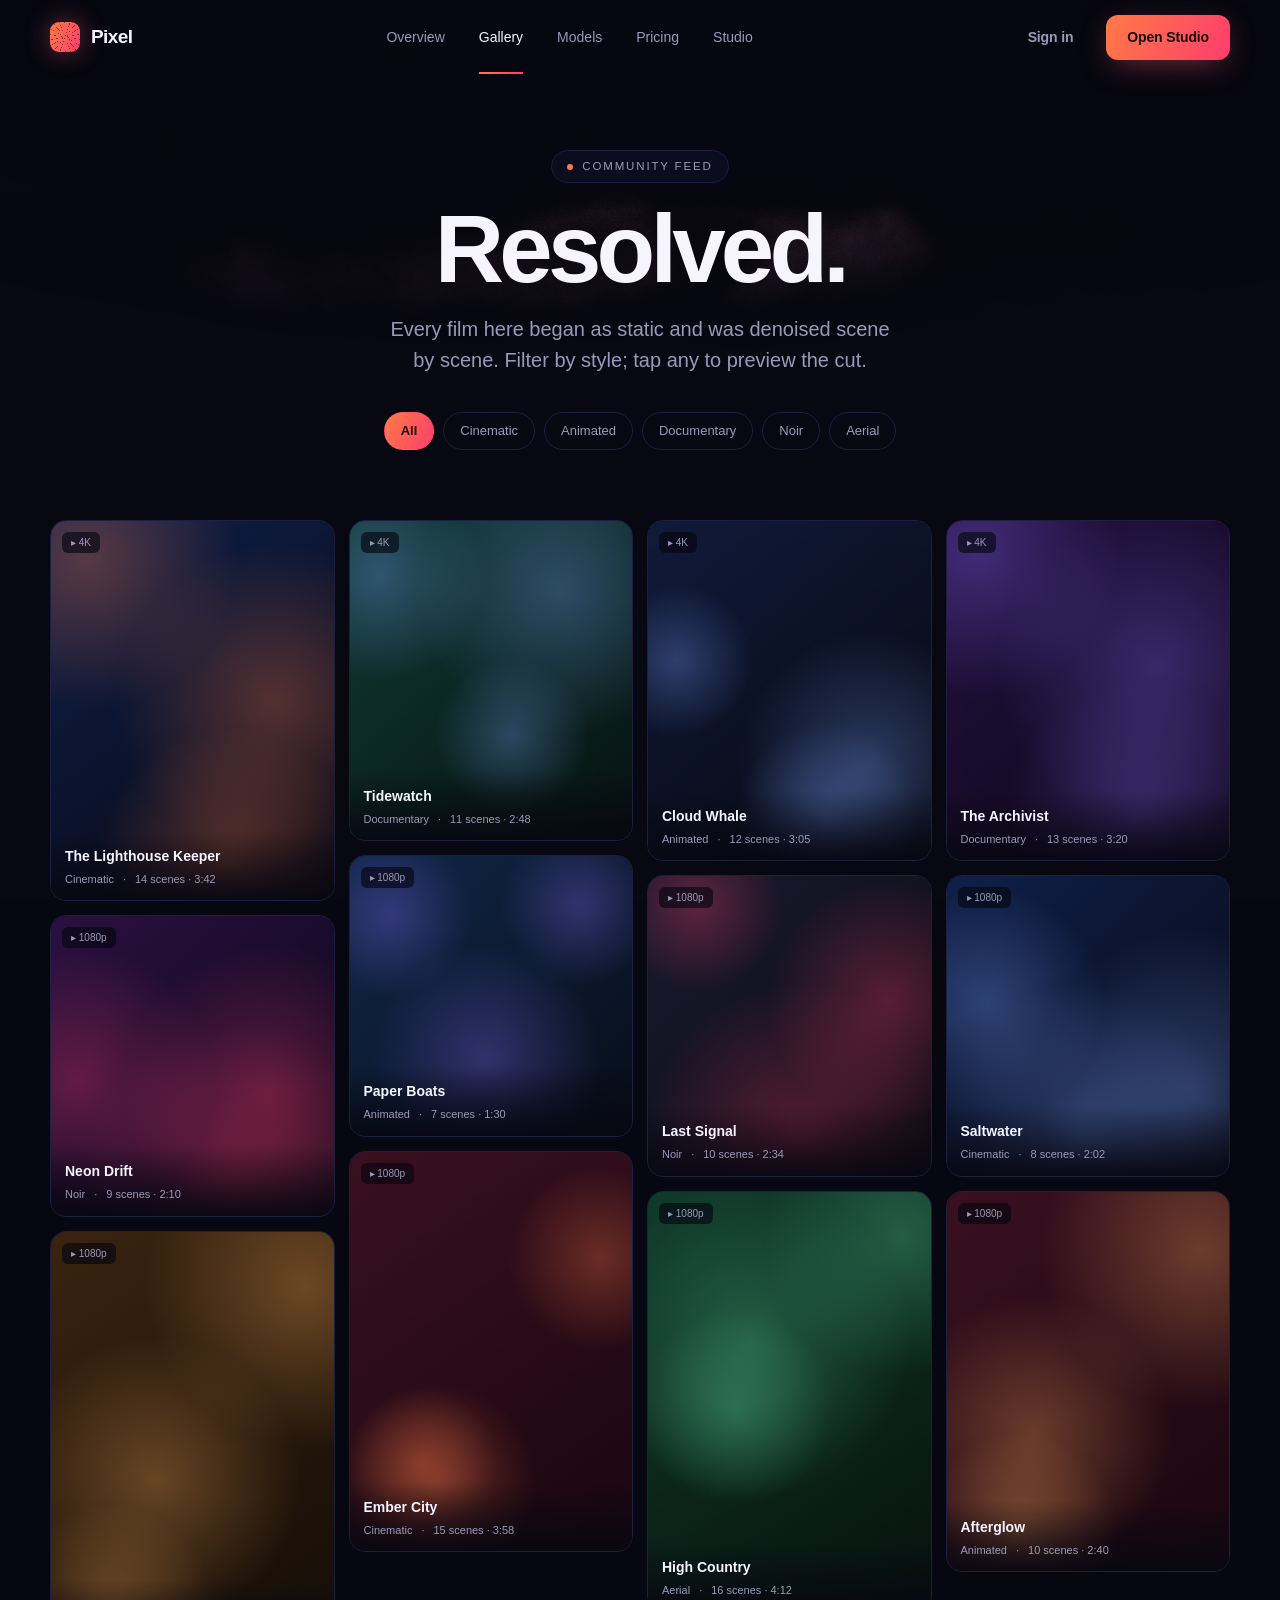
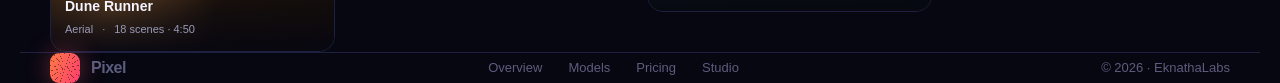
<file: gallery.html>
<!DOCTYPE html>
<html lang="en">
<head>
<meta charset="UTF-8">
<meta name="viewport" content="width=device-width, initial-scale=1.0">
<title>Pixel — Gallery</title>
<meta name="description" content="Films made with Pixel — resolved from noise, scene by scene.">
<link rel="icon" href="data:image/svg+xml,%3Csvg xmlns='http://www.w3.org/2000/svg' viewBox='0 0 32 32'%3E%3Crect width='32' height='32' rx='9' fill='url(%23g)'/%3E%3Cdefs%3E%3ClinearGradient id='g' x1='0' y1='0' x2='32' y2='32'%3E%3Cstop stop-color='%23ff7a45'/%3E%3Cstop offset='1' stop-color='%23ff3d6e'/%3E%3C/linearGradient%3E%3C/defs%3E%3C/svg%3E">
<link rel="stylesheet" href="styles.css">
<style>
  .ghead{position:relative;padding:150px 0 30px;text-align:center;overflow:hidden}
  #ghField{position:absolute;inset:0;width:100%;height:100%;z-index:0;opacity:.7;
    -webkit-mask-image:radial-gradient(110% 100% at 50% 0%,#000 30%,transparent 75%);mask-image:radial-gradient(110% 100% at 50% 0%,#000 30%,transparent 75%)}
  .ghead>.wrap{position:relative;z-index:2}
  .ghead h1{font-size:clamp(44px,8vw,96px);margin:20px auto 0;max-width:14ch;line-height:.95}
  .ghead .lead{max-width:46ch;margin:20px auto 0}
  .filters{display:flex;gap:9px;justify-content:center;flex-wrap:wrap;margin-top:36px}
  .chip{font-size:13px;color:var(--dim);border:1px solid var(--line);padding:8px 16px;border-radius:100px;transition:.2s var(--ease)}
  .chip:hover{color:var(--ink);border-color:var(--line-2)}
  .chip.on{background:var(--warm-grad);color:#1a0a05;border-color:transparent;font-weight:560}

  .masonry{columns:4;column-gap:14px;margin-top:10px}
  @media(max-width:1080px){.masonry{columns:3}}
  @media(max-width:760px){.masonry{columns:2}}
  @media(max-width:460px){.masonry{columns:1}}
  .card{break-inside:avoid;margin-bottom:14px;border-radius:16px;border:1px solid var(--line);
    overflow:hidden;position:relative;cursor:pointer;transition:.35s var(--ease);background:#0a0b18}
  .card:hover{border-color:var(--line-2);transform:translateY(-4px)}
  .card canvas{display:block;width:100%}
  .card .cap{position:absolute;left:0;right:0;bottom:0;padding:16px 14px 13px;z-index:2;
    background:linear-gradient(transparent,rgba(7,7,17,.92))}
  .card .cap .t{font-size:14px;font-weight:580}
  .card .cap .m{font-size:11px;color:var(--dim);margin-top:4px;display:flex;gap:9px;align-items:center}
  .card .play{position:absolute;top:50%;left:50%;transform:translate(-50%,-50%) scale(.8);z-index:2;
    width:50px;height:50px;border-radius:50%;background:rgba(7,7,17,.5);backdrop-filter:blur(8px);
    border:1px solid rgba(255,255,255,.2);display:grid;place-items:center;opacity:0;transition:.25s var(--ease);color:#fff}
  .card:hover .play{opacity:1;transform:translate(-50%,-50%) scale(1)}
  .card .badge{position:absolute;top:11px;left:11px;z-index:2;font-size:10px;background:rgba(7,7,17,.66);
    backdrop-filter:blur(4px);padding:3px 9px;border-radius:6px;color:var(--dim)}
  .card.hide{display:none}

  .lb{position:fixed;inset:0;z-index:200;background:rgba(4,4,10,.88);backdrop-filter:blur(12px);
    display:none;place-items:center;padding:28px}
  .lb.show{display:grid}
  .lb-inner{width:min(920px,100%);background:var(--panel);border:1px solid var(--line-2);border-radius:20px;overflow:hidden;
    box-shadow:0 60px 160px -40px rgba(0,0,0,.9)}
  .lb-stage{aspect-ratio:16/9;position:relative;overflow:hidden}
  .lb-stage canvas{position:absolute;inset:0;width:100%;height:100%}
  .lb-bar{position:absolute;left:0;bottom:0;height:4px;width:0;background:var(--warm-grad);z-index:3}
  .lb-meta{padding:20px 24px;display:flex;justify-content:space-between;align-items:center;gap:16px}
  .lb-meta .t{font-size:18px;font-weight:620}
  .lb-meta .m{font-size:12.5px;color:var(--dim);margin-top:3px}
  .lb-close{position:absolute;top:16px;right:16px;z-index:210;width:40px;height:40px;border-radius:50%;
    background:rgba(7,7,17,.7);backdrop-filter:blur(6px);border:1px solid var(--line-2);color:#fff;font-size:18px}
</style>
</head>
<body>
<div class="rail"><i></i></div>
<div class="grain"></div>

<header>
  <nav class="wrap">
    <a class="brand" href="index.html"><span class="glyph"></span>Pixel</a>
    <div class="navlinks">
      <a href="index.html">Overview</a><a href="gallery.html" class="active">Gallery</a>
      <a href="models.html">Models</a><a href="pricing.html">Pricing</a><a href="app.html">Studio</a>
    </div>
    <div class="nav-cta"><a class="btn btn-ghost" href="app.html">Sign in</a><a class="btn btn-warm" href="app.html">Open Studio</a></div>
  </nav>
</header>

<main>
  <section class="ghead">
    <canvas id="ghField"></canvas>
    <div class="wrap">
      <span class="eyebrow"><span class="pulse"></span>Community feed</span>
      <h1>Resolved.</h1>
      <p class="lead">Every film here began as static and was denoised scene by scene. Filter by style; tap any to preview the cut.</p>
      <div class="filters" id="filters">
        <button class="chip on" data-f="all">All</button>
        <button class="chip" data-f="Cinematic">Cinematic</button>
        <button class="chip" data-f="Animated">Animated</button>
        <button class="chip" data-f="Documentary">Documentary</button>
        <button class="chip" data-f="Noir">Noir</button>
        <button class="chip" data-f="Aerial">Aerial</button>
      </div>
    </div>
  </section>

  <section class="wrap" style="padding-top:30px">
    <div class="masonry" id="masonry"></div>
  </section>
</main>

<div class="lb" id="lb">
  <button class="lb-close" id="lbClose" aria-label="Close">✕</button>
  <div class="lb-inner">
    <div class="lb-stage"><canvas id="lbCanvas"></canvas><div class="lb-bar" id="lbBar"></div></div>
    <div class="lb-meta"><div><div class="t" id="lbTitle">—</div><div class="m" id="lbMeta">—</div></div>
      <a class="btn btn-warm" href="app.html">Make one like this</a></div>
  </div>
</div>

<footer class="wrap">
  <div class="foot">
    <div class="brand" style="font-size:16px"><span class="glyph"></span>Pixel</div>
    <div class="foot-links"><a href="index.html">Overview</a><a href="models.html">Models</a><a href="pricing.html">Pricing</a><a href="app.html">Studio</a></div>
    <div>© 2026 · EknathaLabs</div>
  </div>
</footer>

<script src="field.js"></script>
<script src="pixel.js"></script>
<script>
DiffusionField(document.getElementById('ghField'),{resolve:.5,density:.85,mouse:false});

const items=[
  {t:'The Lighthouse Keeper',style:'Cinematic',m:'14 scenes · 3:42',h:380,g:['#10204a','#070711','#ff7a45']},
  {t:'Neon Drift',style:'Noir',m:'9 scenes · 2:10',h:300,g:['#2a1040','#0a0717','#ff3d6e']},
  {t:'Dune Runner',style:'Aerial',m:'18 scenes · 4:50',h:420,g:['#3a2410','#140d08','#ffae5c']},
  {t:'Tidewatch',style:'Documentary',m:'11 scenes · 2:48',h:320,g:['#103a36','#07120f','#7aa2ff']},
  {t:'Paper Boats',style:'Animated',m:'7 scenes · 1:30',h:280,g:['#10284a','#070d17','#8b6cff']},
  {t:'Ember City',style:'Cinematic',m:'15 scenes · 3:58',h:400,g:['#3a1020','#1a070f','#ff7a45']},
  {t:'Cloud Whale',style:'Animated',m:'12 scenes · 3:05',h:340,g:['#101a3a','#07080f','#7aa2ff']},
  {t:'Last Signal',style:'Noir',m:'10 scenes · 2:34',h:300,g:['#1a1a2e','#0a0a14','#ff3d6e']},
  {t:'High Country',style:'Aerial',m:'16 scenes · 4:12',h:420,g:['#103a2a','#07120d','#5ad19b']},
  {t:'The Archivist',style:'Documentary',m:'13 scenes · 3:20',h:340,g:['#241040','#0d0717','#8b6cff']},
  {t:'Saltwater',style:'Cinematic',m:'8 scenes · 2:02',h:300,g:['#10204a','#070711','#7aa2ff']},
  {t:'Afterglow',style:'Animated',m:'10 scenes · 2:40',h:380,g:['#3a1020','#1a070f','#ffae5c']},
];
const masonry=document.getElementById('masonry');
items.forEach((d,i)=>{
  const card=document.createElement('div');card.className='card';card.dataset.style=d.style;
  card.innerHTML=`<canvas height="${d.h}"></canvas><span class="badge">▸ ${i%3===0?'4K':'1080p'}</span>
    <div class="play">▶</div>
    <div class="cap"><div class="t">${d.t}</div><div class="m"><span>${d.style}</span><span>·</span><span>${d.m}</span></div></div>`;
  card.onclick=()=>openLB(d);
  masonry.appendChild(card);
  tileAnim(card.querySelector('canvas'),d.g,i);
});
function tileAnim(cv,colors,seed){
  if(REDUCE){cv.style.background=`linear-gradient(135deg,${colors[0]},${colors[1]})`;cv.height=cv.clientWidth*1.1;return;}
  const ctx=cv.getContext('2d');let t=seed*7,running=true;
  new IntersectionObserver(es=>{running=es[0].isIntersecting;if(running)r();}).observe(cv);
  function r(){if(!running)return;const w=cv.width=cv.clientWidth;const h=cv.height;
    const g=ctx.createLinearGradient(0,0,w,h);g.addColorStop(0,colors[0]);g.addColorStop(1,colors[1]);
    ctx.fillStyle=g;ctx.fillRect(0,0,w,h);t+=0.008;
    for(let i=0;i<3;i++){const x=w*(0.5+0.4*Math.sin(t+i*2)),y=h*(0.5+0.4*Math.cos(t*0.7+i*1.4)),rad=Math.min(w,h)*(0.42+0.15*Math.sin(t+i));
      const rg=ctx.createRadialGradient(x,y,0,x,y,rad);rg.addColorStop(0,colors[2]+'4d');rg.addColorStop(1,colors[2]+'00');
      ctx.fillStyle=rg;ctx.beginPath();ctx.arc(x,y,rad,0,Math.PI*2);ctx.fill();}
    requestAnimationFrame(r);}
  r();
}
document.getElementById('filters').addEventListener('click',e=>{
  if(!e.target.classList.contains('chip'))return;
  document.querySelectorAll('.chip').forEach(c=>c.classList.remove('on'));e.target.classList.add('on');
  const f=e.target.dataset.f;
  document.querySelectorAll('.card').forEach(c=>c.classList.toggle('hide', f!=='all'&&c.dataset.style!==f));
});
const lb=document.getElementById('lb');let lbRaf,lbBarIv;
function openLB(d){
  document.getElementById('lbTitle').textContent=d.t;
  document.getElementById('lbMeta').textContent=`${d.style} · ${d.m}`;
  lb.classList.add('show');
  const cv=document.getElementById('lbCanvas');
  if(!REDUCE){const ctx=cv.getContext('2d');let t=0;cancelAnimationFrame(lbRaf);
    (function r(){const w=cv.width=cv.clientWidth,h=cv.height=cv.clientHeight;
      const g=ctx.createLinearGradient(0,0,w,h);g.addColorStop(0,d.g[0]);g.addColorStop(1,d.g[1]);
      ctx.fillStyle=g;ctx.fillRect(0,0,w,h);t+=0.01;
      for(let i=0;i<4;i++){const x=w*(0.5+0.4*Math.sin(t+i*1.7)),y=h*(0.5+0.4*Math.cos(t*0.8+i)),rad=Math.min(w,h)*(0.4+0.15*Math.sin(t+i));
        const rg=ctx.createRadialGradient(x,y,0,x,y,rad);rg.addColorStop(0,d.g[2]+'4d');rg.addColorStop(1,d.g[2]+'00');
        ctx.fillStyle=rg;ctx.beginPath();ctx.arc(x,y,rad,0,Math.PI*2);ctx.fill();}
      lbRaf=requestAnimationFrame(r);})();
  } else cv.style.background=`linear-gradient(135deg,${d.g[0]},${d.g[1]})`;
  const bar=document.getElementById('lbBar');let p=0;bar.style.width='0';clearInterval(lbBarIv);
  lbBarIv=setInterval(()=>{p+=0.6;bar.style.width=Math.min(100,p)+'%';if(p>=100)clearInterval(lbBarIv);},100);
}
function closeLB(){lb.classList.remove('show');cancelAnimationFrame(lbRaf);clearInterval(lbBarIv);}
document.getElementById('lbClose').onclick=closeLB;
lb.onclick=e=>{if(e.target===lb)closeLB();};
document.addEventListener('keydown',e=>{if(e.key==='Escape')closeLB();});
</script>
</body>
</html>
</file>
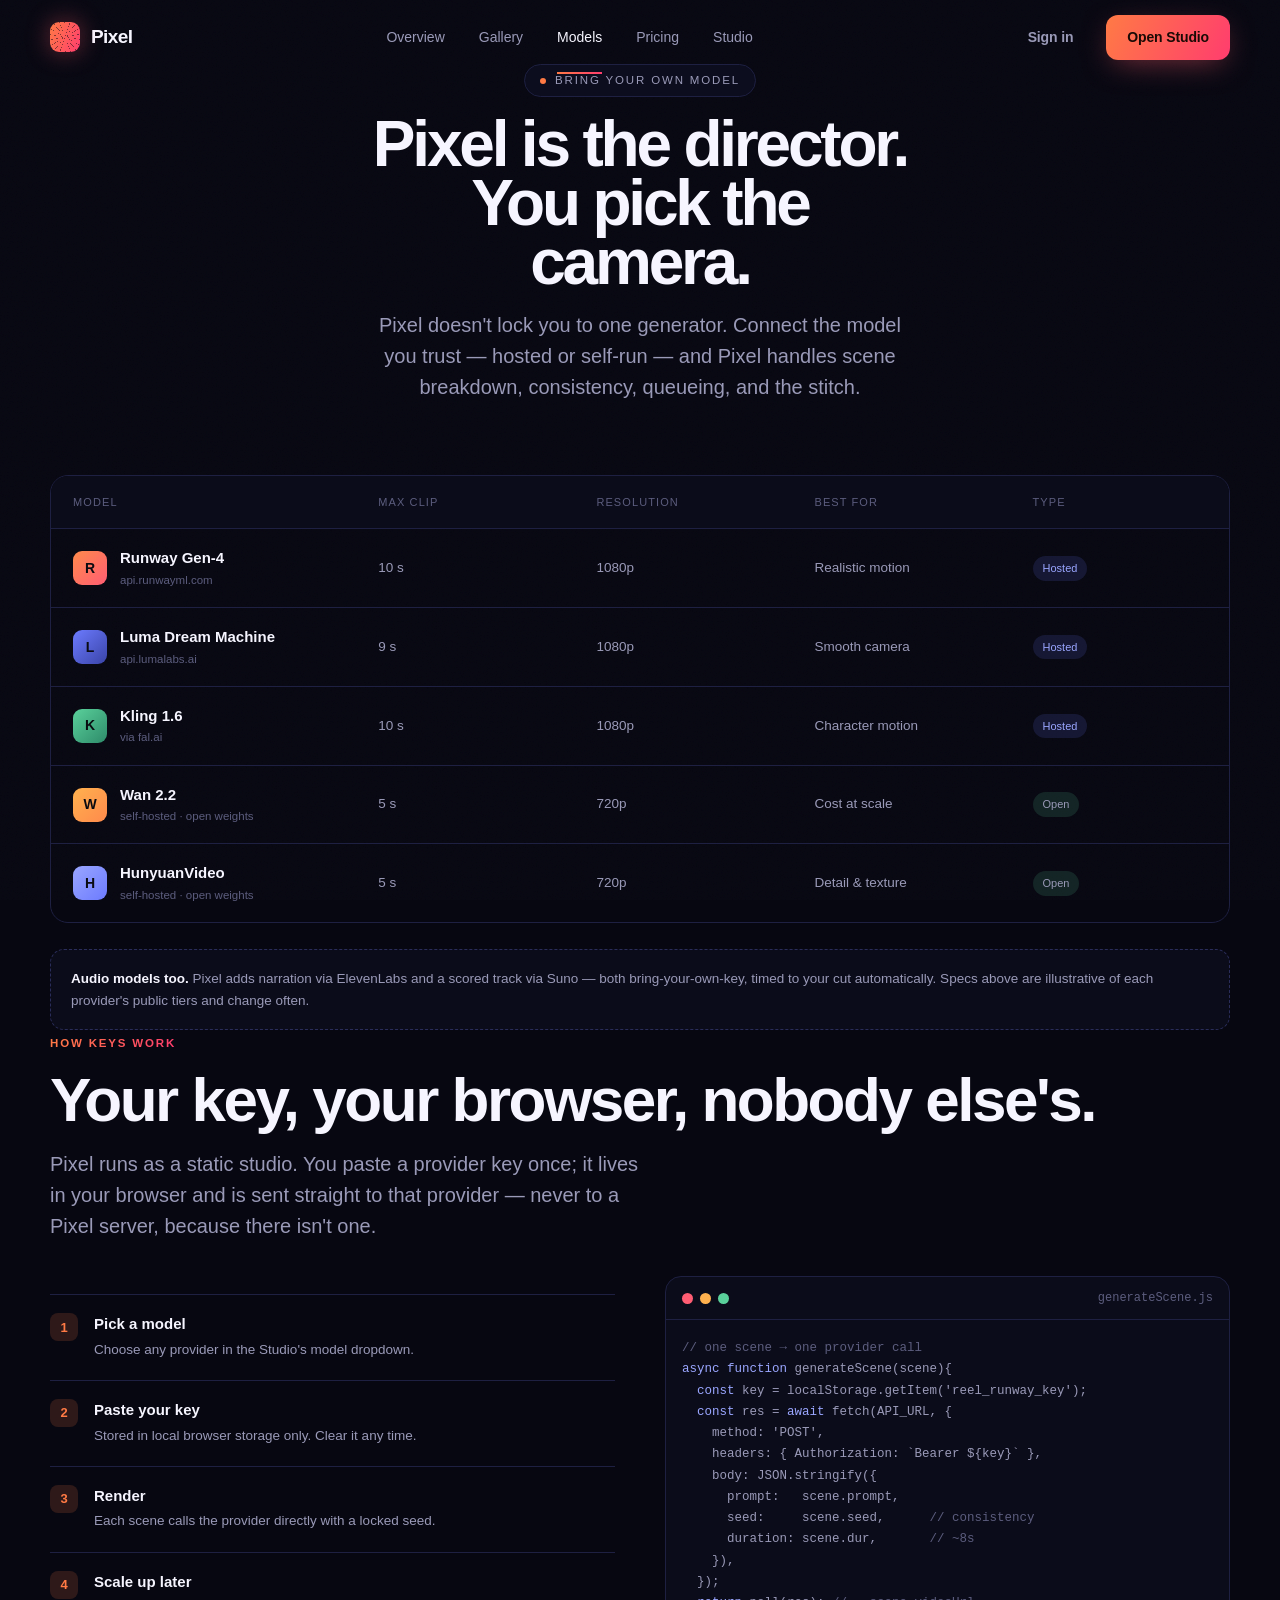
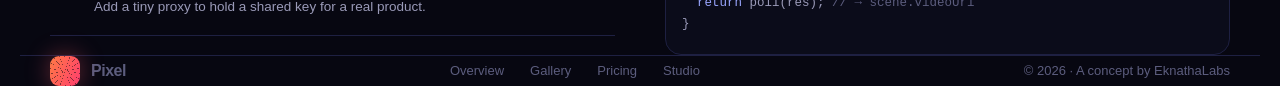
<file: models.html>
<!DOCTYPE html>
<html lang="en">
<head>
<meta charset="UTF-8">
<meta name="viewport" content="width=device-width, initial-scale=1.0">
<title>Pixel — Models</title>
<meta name="description" content="Bring your own video model. Pixel orchestrates Runway, Luma, Kling, Wan, Hunyuan and more behind one timeline.">
<link rel="icon" href="data:image/svg+xml,%3Csvg xmlns='http://www.w3.org/2000/svg' viewBox='0 0 32 32'%3E%3Crect width='32' height='32' rx='8' fill='%236c7bff'/%3E%3Ccircle cx='9' cy='16' r='2' fill='%23ff8a4c'/%3E%3Ccircle cx='16' cy='16' r='2' fill='%23fff'/%3E%3Ccircle cx='23' cy='16' r='2' fill='%23fff'/%3E%3C/svg%3E">
<link rel="stylesheet" href="styles.css">
<style>
  .mhead{padding:64px 0 0;text-align:center}
  .mhead h1{font-size:clamp(38px,6vw,64px);margin:18px auto 0;max-width:16ch}
  .mhead .lead{max-width:50ch;margin:18px auto 0}

  /* model table */
  .mtable{margin-top:48px;border:1px solid var(--line);border-radius:18px;overflow:hidden}
  .mt-row{display:grid;grid-template-columns:1.4fr 1fr 1fr 1fr .8fr;align-items:center;
    padding:18px 22px;border-bottom:1px solid var(--line);transition:.2s var(--ease)}
  .mt-row:last-child{border-bottom:0}
  .mt-row.head{background:var(--abyss);font-size:11px;letter-spacing:.1em;text-transform:uppercase;color:var(--faint)}
  .mt-row:not(.head):hover{background:var(--abyss)}
  .mt-model{display:flex;align-items:center;gap:13px}
  .mt-logo{width:34px;height:34px;border-radius:9px;display:grid;place-items:center;font-weight:700;font-size:14px;color:#0a0b11}
  .mt-name{font-weight:580;font-size:15px}
  .mt-host{font-size:11.5px;color:var(--faint);margin-top:2px}
  .mt-cell{font-size:13.5px;color:var(--dim);font-variant-numeric:tabular-nums}
  .mt-tag{font-size:11px;padding:4px 10px;border-radius:100px;display:inline-block}
  .mt-tag.hosted{background:rgba(108,123,255,.14);color:#9aa6ff}
  .mt-tag.open{background:rgba(90,209,155,.14);color:var(--green)}
  @media(max-width:820px){
    .mt-row{grid-template-columns:1fr 1fr;gap:10px 16px;padding:16px}
    .mt-row.head{display:none}
    .mt-cell::before{content:attr(data-l);display:block;font-size:10px;letter-spacing:.08em;text-transform:uppercase;color:var(--faint);margin-bottom:3px}
    .mt-model{grid-column:1 / -1}
  }

  /* how byo works */
  .byo{display:grid;grid-template-columns:1fr 1fr;gap:50px;align-items:center;margin-top:30px}
  @media(max-width:840px){.byo{grid-template-columns:1fr;gap:32px}}
  .byo-steps{display:flex;flex-direction:column;gap:2px}
  .byo-step{display:flex;gap:16px;padding:18px 0;border-top:1px solid var(--line)}
  .byo-step:last-child{border-bottom:1px solid var(--line)}
  .byo-step .num{width:28px;height:28px;flex:0 0 28px;border-radius:8px;background:rgba(255,122,69,.16);color:var(--plasma);display:grid;place-items:center;font-size:13px;font-weight:600}
  .byo-step h4{font-size:15px}
  .byo-step p{font-size:13.5px;color:var(--dim);margin-top:4px}
  .codecard{border:1px solid var(--line);border-radius:16px;overflow:hidden;background:var(--abyss);font-family:"SF Mono",ui-monospace,Menlo,monospace}
  .code-top{display:flex;align-items:center;gap:7px;padding:12px 16px;border-bottom:1px solid var(--line)}
  .code-top i{width:11px;height:11px;border-radius:50%;display:inline-block}
  .code-top .f{margin-left:auto;font-size:12px;color:var(--faint);font-family:inherit}
  .codecard pre{padding:18px 16px;font-size:12.5px;line-height:1.7;overflow-x:auto;color:var(--dim)}
  .codecard .k{color:#9aa6ff}.codecard .s{color:var(--green)}.codecard .c{color:var(--faint)}.codecard .n{color:var(--plasma)}

  .note{margin-top:26px;border:1px dashed var(--line-2);border-radius:14px;padding:18px 20px;background:var(--abyss);
    font-size:13.5px;color:var(--dim);line-height:1.6}
  .note b{color:var(--ink)}
</style>
</head>
<body>
<div class="rail"><i></i></div>
<div class="grain"></div>
<div class="field"></div><div class="grain"></div>

<header>
  <nav class="wrap">
    <a class="brand" href="index.html"><span class="glyph"></span>Pixel</a>
    <div class="navlinks">
      <a href="index.html">Overview</a>
      <a href="gallery.html">Gallery</a>
      <a href="models.html" class="active">Models</a>
      <a href="pricing.html">Pricing</a>
      <a href="app.html">Studio</a>
    </div>
    <div class="nav-cta">
      <a class="btn btn-ghost" href="app.html">Sign in</a>
      <a class="btn btn-warm" href="app.html">Open Studio</a>
    </div>
  </nav>
</header>

<main>
  <section class="mhead wrap">
    <span class="eyebrow"><span class="pulse"></span>Bring your own model</span>
    <h1>Pixel is the director. You pick the camera.</h1>
    <p class="lead">Pixel doesn't lock you to one generator. Connect the model you trust — hosted or self-run — and Pixel handles scene breakdown, consistency, queueing, and the stitch.</p>
  </section>

  <section class="wrap" style="padding-top:24px">
    <div class="mtable rv">
      <div class="mt-row head">
        <div>Model</div><div>Max clip</div><div>Resolution</div><div>Best for</div><div>Type</div>
      </div>
      <div class="mt-row">
        <div class="mt-model"><div class="mt-logo" style="background:linear-gradient(135deg,#ff8a4c,#ff5d73)">R</div><div><div class="mt-name">Runway Gen-4</div><div class="mt-host">api.runwayml.com</div></div></div>
        <div class="mt-cell" data-l="Max clip">10 s</div>
        <div class="mt-cell" data-l="Resolution">1080p</div>
        <div class="mt-cell" data-l="Best for">Realistic motion</div>
        <div class="mt-cell"><span class="mt-tag hosted">Hosted</span></div>
      </div>
      <div class="mt-row">
        <div class="mt-model"><div class="mt-logo" style="background:linear-gradient(135deg,#6c7bff,#3a44a8)">L</div><div><div class="mt-name">Luma Dream Machine</div><div class="mt-host">api.lumalabs.ai</div></div></div>
        <div class="mt-cell" data-l="Max clip">9 s</div>
        <div class="mt-cell" data-l="Resolution">1080p</div>
        <div class="mt-cell" data-l="Best for">Smooth camera</div>
        <div class="mt-cell"><span class="mt-tag hosted">Hosted</span></div>
      </div>
      <div class="mt-row">
        <div class="mt-model"><div class="mt-logo" style="background:linear-gradient(135deg,#5ad19b,#2e8b6a)">K</div><div><div class="mt-name">Kling 1.6</div><div class="mt-host">via fal.ai</div></div></div>
        <div class="mt-cell" data-l="Max clip">10 s</div>
        <div class="mt-cell" data-l="Resolution">1080p</div>
        <div class="mt-cell" data-l="Best for">Character motion</div>
        <div class="mt-cell"><span class="mt-tag hosted">Hosted</span></div>
      </div>
      <div class="mt-row">
        <div class="mt-model"><div class="mt-logo" style="background:linear-gradient(135deg,#ffb14e,#ff8a4c)">W</div><div><div class="mt-name">Wan 2.2</div><div class="mt-host">self-hosted · open weights</div></div></div>
        <div class="mt-cell" data-l="Max clip">5 s</div>
        <div class="mt-cell" data-l="Resolution">720p</div>
        <div class="mt-cell" data-l="Best for">Cost at scale</div>
        <div class="mt-cell"><span class="mt-tag open">Open</span></div>
      </div>
      <div class="mt-row">
        <div class="mt-model"><div class="mt-logo" style="background:linear-gradient(135deg,#9aa6ff,#6c7bff)">H</div><div><div class="mt-name">HunyuanVideo</div><div class="mt-host">self-hosted · open weights</div></div></div>
        <div class="mt-cell" data-l="Max clip">5 s</div>
        <div class="mt-cell" data-l="Resolution">720p</div>
        <div class="mt-cell" data-l="Best for">Detail & texture</div>
        <div class="mt-cell"><span class="mt-tag open">Open</span></div>
      </div>
    </div>
    <div class="note rv">
      <b>Audio models too.</b> Pixel adds narration via ElevenLabs and a scored track via Suno — both bring-your-own-key, timed to your cut automatically. Specs above are illustrative of each provider's public tiers and change often.
    </div>
  </section>

  <section class="wrap">
    <div class="sec-head" style="margin-bottom:34px">
      <span class="sec-eyebrow">How keys work</span>
      <h2>Your key, your browser, nobody else's.</h2>
      <p class="lead">Pixel runs as a static studio. You paste a provider key once; it lives in your browser and is sent straight to that provider — never to a Pixel server, because there isn't one.</p>
    </div>
    <div class="byo">
      <div class="byo-steps rv">
        <div class="byo-step"><span class="num">1</span><div><h4>Pick a model</h4><p>Choose any provider in the Studio's model dropdown.</p></div></div>
        <div class="byo-step"><span class="num">2</span><div><h4>Paste your key</h4><p>Stored in local browser storage only. Clear it any time.</p></div></div>
        <div class="byo-step"><span class="num">3</span><div><h4>Render</h4><p>Each scene calls the provider directly with a locked seed.</p></div></div>
        <div class="byo-step"><span class="num">4</span><div><h4>Scale up later</h4><p>Add a tiny proxy to hold a shared key for a real product.</p></div></div>
      </div>
      <div class="codecard rv">
        <div class="code-top"><i style="background:#ff5d73"></i><i style="background:#ffb14e"></i><i style="background:#5ad19b"></i><span class="f">generateScene.js</span></div>
<pre><span class="c">// one scene → one provider call</span>
<span class="k">async function</span> generateScene(scene){
  <span class="k">const</span> key = localStorage.getItem(<span class="s">'reel_runway_key'</span>);
  <span class="k">const</span> res = <span class="k">await</span> fetch(API_URL, {
    method: <span class="s">'POST'</span>,
    headers: { Authorization: <span class="s">`Bearer ${key}`</span> },
    body: JSON.stringify({
      prompt:   scene.prompt,
      seed:     scene.seed,      <span class="c">// consistency</span>
      duration: scene.dur,       <span class="c">// ~8s</span>
    }),
  });
  <span class="k">return</span> poll(res); <span class="c">// → scene.videoUrl</span>
}</pre>
      </div>
    </div>
  </section>
</main>

<footer class="wrap">
  <div class="foot">
    <div class="brand" style="font-size:16px"><span class="glyph"></span>Pixel</div>
    <div class="foot-links"><a href="index.html">Overview</a><a href="gallery.html">Gallery</a><a href="pricing.html">Pricing</a><a href="app.html">Studio</a></div>
    <div>© 2026 · A concept by EknathaLabs</div>
  </div>
</footer>
<script src="field.js"></script>
<script src="pixel.js"></script>
</body>
</html>
</file>
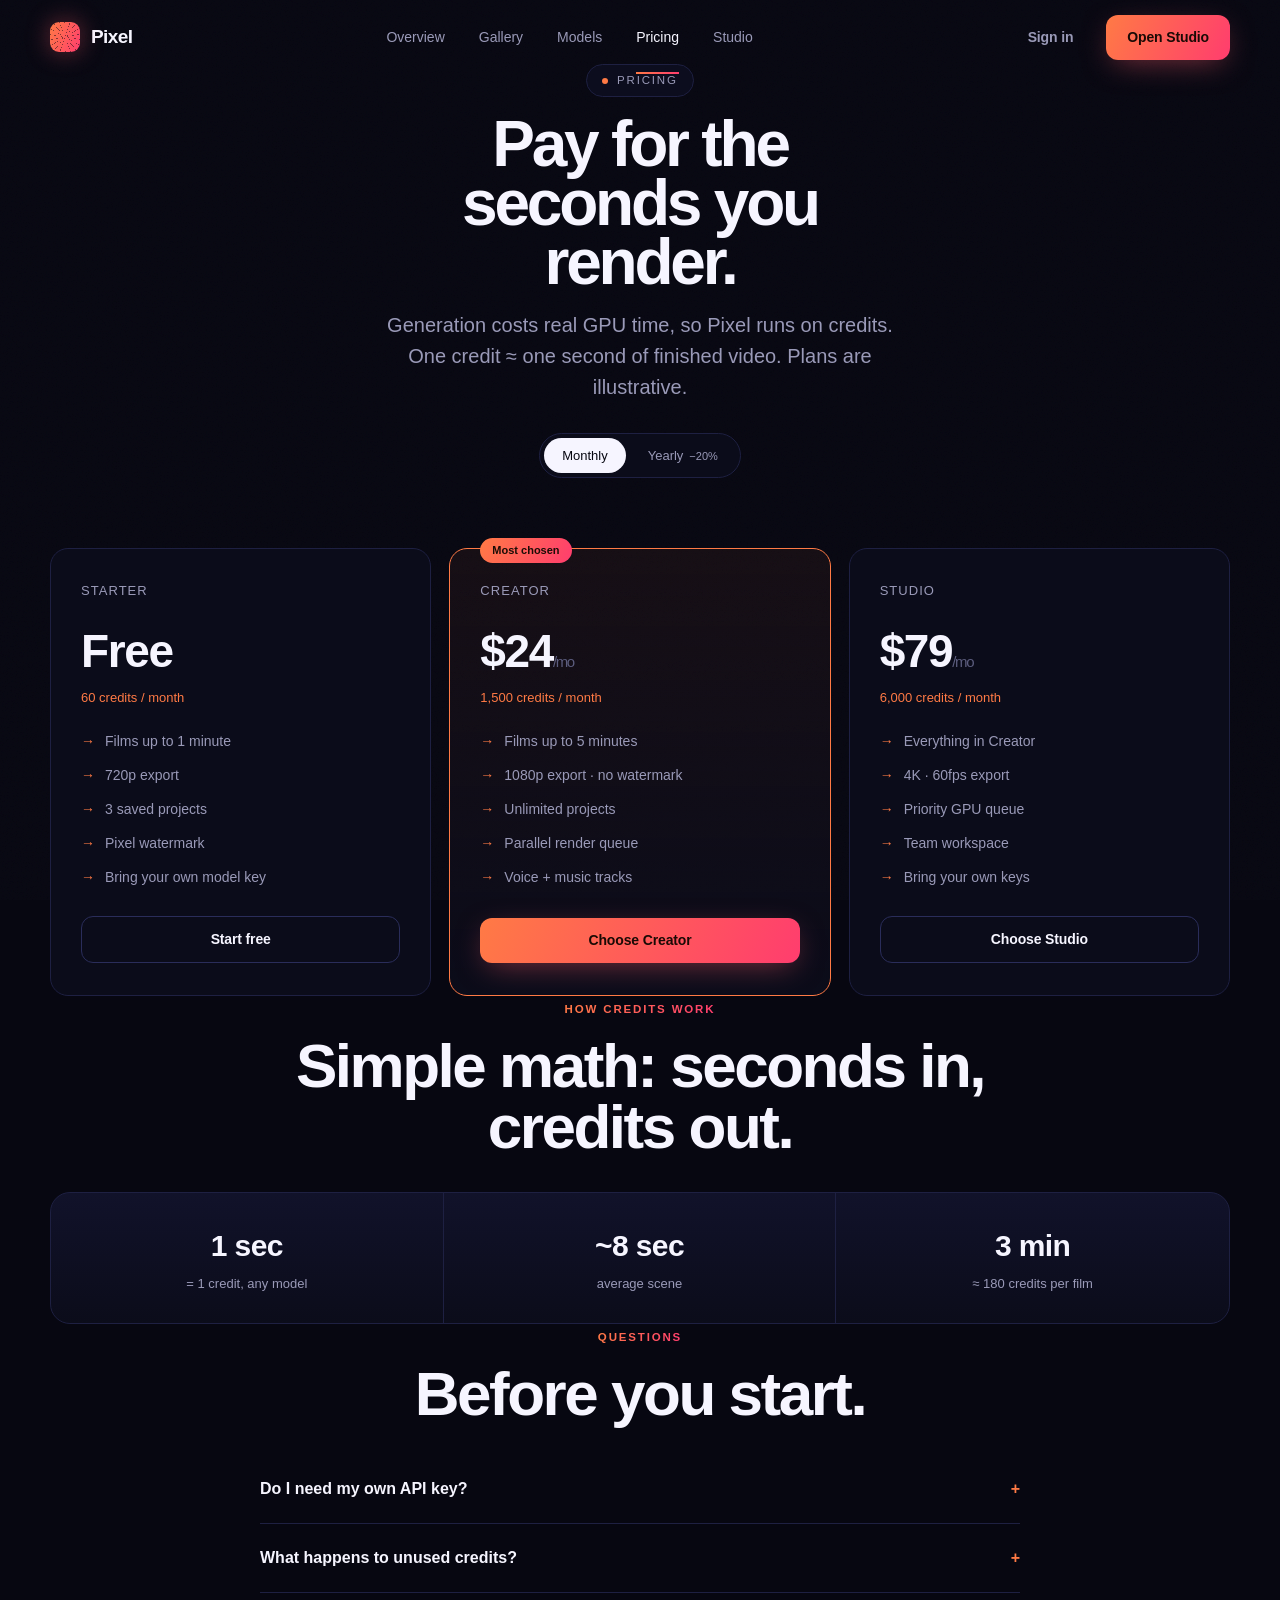
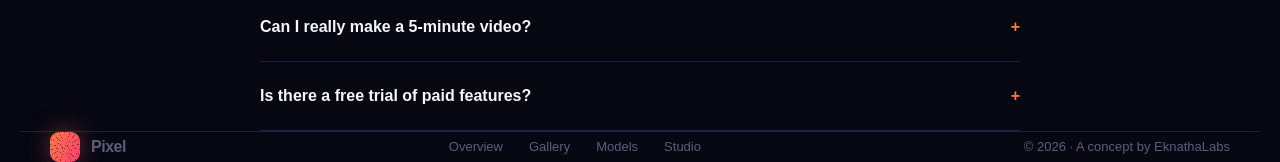
<file: pricing.html>
<!DOCTYPE html>
<html lang="en">
<head>
<meta charset="UTF-8">
<meta name="viewport" content="width=device-width, initial-scale=1.0">
<title>Pixel — Pricing</title>
<meta name="description" content="Pixel runs on credits — pay for the seconds you render. Free starter tier, no credit card.">
<link rel="icon" href="data:image/svg+xml,%3Csvg xmlns='http://www.w3.org/2000/svg' viewBox='0 0 32 32'%3E%3Crect width='32' height='32' rx='8' fill='%236c7bff'/%3E%3Ccircle cx='9' cy='16' r='2' fill='%23ff8a4c'/%3E%3Ccircle cx='16' cy='16' r='2' fill='%23fff'/%3E%3Ccircle cx='23' cy='16' r='2' fill='%23fff'/%3E%3C/svg%3E">
<link rel="stylesheet" href="styles.css">
<style>
  .phead{padding:64px 0 0;text-align:center}
  .phead h1{font-size:clamp(38px,6vw,64px);margin:18px auto 0;max-width:14ch}
  .phead .lead{max-width:46ch;margin:18px auto 0}
  .toggle{display:inline-flex;gap:4px;background:var(--abyss);border:1px solid var(--line);border-radius:100px;padding:4px;margin-top:30px}
  .toggle button{font-size:13px;padding:8px 18px;border-radius:100px;color:var(--dim);transition:.2s var(--ease)}
  .toggle button.on{background:var(--ink);color:var(--void)}
  .save{font-size:11px;color:var(--green);margin-left:6px}

  .plans{display:grid;grid-template-columns:repeat(3,1fr);gap:18px;margin-top:50px}
  @media(max-width:880px){.plans{grid-template-columns:1fr;max-width:440px;margin-inline:auto}}
  .plan{border:1px solid var(--line);border-radius:18px;padding:32px 30px;background:var(--abyss);display:flex;flex-direction:column;position:relative}
  .plan.feature{border-color:var(--plasma);background:linear-gradient(180deg,rgba(255,122,69,.06),var(--abyss))}
  .plan.feature::before{content:"Most chosen";position:absolute;top:-11px;left:30px;font-size:11px;font-weight:600;
    background:var(--warm-grad);color:#1a0d06;padding:4px 12px;border-radius:100px}
  .pname{font-size:13px;color:var(--dim);text-transform:uppercase;letter-spacing:.08em}
  .amt{font-size:46px;font-weight:730;letter-spacing:-.03em;margin:16px 0 2px;font-variant-numeric:tabular-nums}
  .amt span{font-size:15px;color:var(--faint);font-weight:500}
  .credits{font-size:13px;color:var(--plasma);margin-bottom:24px}
  .plan ul{list-style:none;display:flex;flex-direction:column;gap:13px;font-size:14px;color:var(--dim);flex:1}
  .plan li{display:flex;gap:10px;align-items:flex-start}
  .plan li::before{content:"→";color:var(--plasma);flex:0 0 auto}
  .plan .btn{margin-top:28px;width:100%;justify-content:center}

  /* credit explainer */
  .calc{margin-top:30px;border:1px solid var(--line);border-radius:20px;overflow:hidden;background:linear-gradient(180deg,var(--panel),var(--abyss))}
  .calc-grid{display:grid;grid-template-columns:1fr 1fr 1fr}
  .calc-cell{padding:30px 26px;border-right:1px solid var(--line);text-align:center}
  .calc-cell:last-child{border-right:0}
  .calc-cell .v{font-size:30px;font-weight:700;letter-spacing:-.02em}
  .calc-cell .k{font-size:13px;color:var(--dim);margin-top:6px}
  @media(max-width:680px){.calc-grid{grid-template-columns:1fr}.calc-cell{border-right:0;border-bottom:1px solid var(--line)}}

  /* faq */
  .faq{max-width:760px;margin:0 auto}
  .q{border-bottom:1px solid var(--line)}
  .q button{width:100%;text-align:left;padding:22px 0;font-size:16px;font-weight:560;display:flex;justify-content:space-between;align-items:center;gap:16px}
  .q .a{max-height:0;overflow:hidden;transition:max-height .3s var(--ease);color:var(--dim);font-size:14.5px;line-height:1.6}
  .q.open .a{max-height:200px;padding-bottom:22px}
  .q .ic{color:var(--plasma);transition:.3s var(--ease);flex:0 0 auto}
  .q.open .ic{transform:rotate(45deg)}
</style>
</head>
<body>
<div class="rail"><i></i></div>
<div class="grain"></div>
<div class="field"></div><div class="grain"></div>

<header>
  <nav class="wrap">
    <a class="brand" href="index.html"><span class="glyph"></span>Pixel</a>
    <div class="navlinks">
      <a href="index.html">Overview</a>
      <a href="gallery.html">Gallery</a>
      <a href="models.html">Models</a>
      <a href="pricing.html" class="active">Pricing</a>
      <a href="app.html">Studio</a>
    </div>
    <div class="nav-cta">
      <a class="btn btn-ghost" href="app.html">Sign in</a>
      <a class="btn btn-warm" href="app.html">Open Studio</a>
    </div>
  </nav>
</header>

<main>
  <section class="phead wrap">
    <span class="eyebrow"><span class="pulse"></span>Pricing</span>
    <h1>Pay for the seconds you render.</h1>
    <p class="lead">Generation costs real GPU time, so Pixel runs on credits. One credit ≈ one second of finished video. Plans are illustrative.</p>
    <div class="toggle" id="toggle">
      <button class="on" data-c="mo">Monthly</button>
      <button data-c="yr">Yearly<span class="save">−20%</span></button>
    </div>
  </section>

  <section class="wrap" style="padding-top:20px">
    <div class="plans">
      <div class="plan rv">
        <span class="pname">Starter</span>
        <div class="amt" data-mo="Free" data-yr="Free">Free</div>
        <div class="credits">60 credits / month</div>
        <ul>
          <li>Films up to 1 minute</li>
          <li>720p export</li>
          <li>3 saved projects</li>
          <li>Pixel watermark</li>
          <li>Bring your own model key</li>
        </ul>
        <a class="btn btn-line" href="app.html">Start free</a>
      </div>
      <div class="plan feature rv">
        <span class="pname">Creator</span>
        <div class="amt" data-mo="$24" data-yr="$19">$24<span>/mo</span></div>
        <div class="credits">1,500 credits / month</div>
        <ul>
          <li>Films up to 5 minutes</li>
          <li>1080p export · no watermark</li>
          <li>Unlimited projects</li>
          <li>Parallel render queue</li>
          <li>Voice + music tracks</li>
        </ul>
        <a class="btn btn-warm" href="app.html">Choose Creator</a>
      </div>
      <div class="plan rv">
        <span class="pname">Studio</span>
        <div class="amt" data-mo="$79" data-yr="$63">$79<span>/mo</span></div>
        <div class="credits">6,000 credits / month</div>
        <ul>
          <li>Everything in Creator</li>
          <li>4K · 60fps export</li>
          <li>Priority GPU queue</li>
          <li>Team workspace</li>
          <li>Bring your own keys</li>
        </ul>
        <a class="btn btn-line" href="app.html">Choose Studio</a>
      </div>
    </div>
  </section>

  <section class="wrap">
    <div class="sec-head" style="text-align:center;margin-bottom:34px">
      <span class="sec-eyebrow">How credits work</span>
      <h2 style="max-width:20ch;margin-inline:auto">Simple math: seconds in, credits out.</h2>
    </div>
    <div class="calc rv">
      <div class="calc-grid">
        <div class="calc-cell"><div class="v">1 sec</div><div class="k">= 1 credit, any model</div></div>
        <div class="calc-cell"><div class="v">~8 sec</div><div class="k">average scene</div></div>
        <div class="calc-cell"><div class="v">3 min</div><div class="k">≈ 180 credits per film</div></div>
      </div>
    </div>
  </section>

  <section class="wrap">
    <div class="sec-head" style="text-align:center;margin-bottom:30px">
      <span class="sec-eyebrow">Questions</span>
      <h2>Before you start.</h2>
    </div>
    <div class="faq">
      <div class="q"><button>Do I need my own API key? <span class="ic">+</span></button><div class="a">On the free tier you can use the built-in mock engine to learn the flow. To render real video you connect a provider key (Runway, Luma, Kling, etc.), which stays in your browser.</div></div>
      <div class="q"><button>What happens to unused credits? <span class="ic">+</span></button><div class="a">Monthly credits reset each cycle. Yearly plans bank a larger pool you can spend across the year.</div></div>
      <div class="q"><button>Can I really make a 5-minute video? <span class="ic">+</span></button><div class="a">Yes — Pixel assembles it from many short seed-locked scenes and stitches them. No single model outputs five minutes in one shot; the orchestration is the product.</div></div>
      <div class="q"><button>Is there a free trial of paid features? <span class="ic">+</span></button><div class="a">The starter tier is free forever. Paid plans are billed monthly or yearly and can be cancelled any time.</div></div>
    </div>
  </section>
</main>

<footer class="wrap">
  <div class="foot">
    <div class="brand" style="font-size:16px"><span class="glyph"></span>Pixel</div>
    <div class="foot-links"><a href="index.html">Overview</a><a href="gallery.html">Gallery</a><a href="models.html">Models</a><a href="app.html">Studio</a></div>
    <div>© 2026 · A concept by EknathaLabs</div>
  </div>
</footer>

<script src="field.js"></script>
<script src="pixel.js"></script>
<script>
// billing toggle
document.getElementById('toggle').addEventListener('click',e=>{
  if(e.target.tagName!=='BUTTON'&&!e.target.closest('button'))return;
  const btn=e.target.closest('button');
  document.querySelectorAll('#toggle button').forEach(b=>b.classList.remove('on'));
  btn.classList.add('on');
  const c=btn.dataset.c;
  document.querySelectorAll('.amt').forEach(a=>{
    const val=a.dataset[c];
    const suffix=val.startsWith('$')?'<span>/mo</span>':'';
    a.innerHTML=val+suffix;
  });
});
// faq accordion
document.querySelectorAll('.q button').forEach(b=>b.onclick=()=>b.parentElement.classList.toggle('open'));
</script>
</body>
</html>
</file>
<file: styles.css>
/* ============================================================
   Pixel — design system
   Thesis: noise resolves into image. Palette travels cold→warm.
   Cold = unresolved (ice/violet). Warm = resolved (plasma/magma).
   ============================================================ */
:root{
  --void:#070711; --abyss:#0b0c1a; --panel:#11122a; --panel-2:#171834;
  --line:#1e2042; --line-2:#2a2d5a;
  --ink:#f6f5ff; --dim:#9a9ab8; --faint:#5c5d7e;
  --ice:#7aa2ff; --plasma:#ff7a45; --magma:#ff3d6e; --violet:#8b6cff;
  --warm-grad:linear-gradient(115deg,var(--plasma),var(--magma));
  --cold-warm:linear-gradient(115deg,var(--ice),var(--magma));
  --maxw:1240px; --ease:cubic-bezier(.19,1,.22,1); --ease-io:cubic-bezier(.65,0,.35,1);
}
*{box-sizing:border-box;margin:0;padding:0}
html{scroll-behavior:smooth;-webkit-text-size-adjust:100%}
body{background:var(--void);color:var(--ink);overflow-x:hidden;
  font-family:"Inter",-apple-system,BlinkMacSystemFont,"Segoe UI",Roboto,Helvetica,sans-serif;
  font-feature-settings:"ss01","cv05","cv11";-webkit-font-smoothing:antialiased;line-height:1.5;}
a{color:inherit;text-decoration:none}
button{font:inherit;cursor:pointer;border:0;background:none;color:inherit}
.wrap{max-width:var(--maxw);margin:0 auto;padding:0 30px}
img{max-width:100%}
::selection{background:rgba(255,122,69,.25);color:var(--ink)}
:focus-visible{outline:2px solid var(--plasma);outline-offset:3px;border-radius:6px}
::-webkit-scrollbar{width:11px;height:11px}
::-webkit-scrollbar-thumb{background:var(--line-2);border-radius:8px;border:3px solid var(--void)}

/* grain over everything for filmic texture */
.grain{position:fixed;inset:0;z-index:1;opacity:.04;pointer-events:none;mix-blend-mode:overlay;
  background-image:url("data:image/svg+xml,%3Csvg xmlns='http://www.w3.org/2000/svg' width='160' height='160'%3E%3Cfilter id='n'%3E%3CfeTurbulence type='fractalNoise' baseFrequency='.8' numOctaves='2'/%3E%3C/filter%3E%3Crect width='100%25' height='100%25' filter='url(%23n)'/%3E%3C/svg%3E");}

/* denoise rail — the signature progress spine (scroll = diffusion timestep) */
.rail{position:fixed;top:0;left:0;right:0;height:2px;z-index:90;background:transparent}
.rail i{display:block;height:100%;width:0;background:var(--warm-grad);
  box-shadow:0 0 16px rgba(255,93,110,.6);transition:width .1s linear}

/* nav */
header{position:fixed;top:0;left:0;right:0;z-index:80;transition:.4s var(--ease)}
header.solid{backdrop-filter:blur(18px);background:rgba(7,7,17,.6);border-bottom:1px solid var(--line)}
nav{display:flex;align-items:center;justify-content:space-between;height:74px}
.brand{display:flex;align-items:center;gap:11px;font-weight:700;letter-spacing:-.03em;font-size:19px}
.brand .glyph{width:30px;height:30px;border-radius:9px;position:relative;overflow:hidden;
  background:var(--warm-grad);box-shadow:0 0 24px rgba(255,93,110,.4)}
.brand .glyph::before{content:"";position:absolute;inset:0;
  background:repeating-conic-gradient(from 0deg,#0000 0deg 18deg,rgba(7,7,17,.5) 18deg 20deg)}
.navlinks{display:flex;gap:34px;font-size:14px;color:var(--dim)}
.navlinks a{position:relative;transition:.2s var(--ease)}
.navlinks a:hover,.navlinks a.active{color:var(--ink)}
.navlinks a.active::after{content:"";position:absolute;left:0;right:0;bottom:-26px;height:2px;background:var(--warm-grad)}
.nav-cta{display:flex;gap:12px;align-items:center}
@media(max-width:860px){.navlinks{display:none}}

/* buttons */
.btn{font-size:14px;font-weight:560;padding:12px 21px;border-radius:12px;transition:.28s var(--ease);
  letter-spacing:-.01em;display:inline-flex;align-items:center;gap:8px;position:relative;overflow:hidden}
.btn-ghost{color:var(--dim)} .btn-ghost:hover{color:var(--ink)}
.btn-line{color:var(--ink);border:1px solid var(--line-2)}
.btn-line:hover{border-color:var(--ink);transform:translateY(-2px)}
.btn-warm{background:var(--warm-grad);color:#1a0a05;font-weight:620;
  box-shadow:0 8px 30px -8px rgba(255,93,110,.5)}
.btn-warm:hover{transform:translateY(-2px);box-shadow:0 16px 44px -8px rgba(255,93,110,.6)}
.btn-warm::after{content:"";position:absolute;inset:0;background:linear-gradient(115deg,transparent 30%,rgba(255,255,255,.35) 50%,transparent 70%);
  transform:translateX(-120%);transition:.6s var(--ease)}
.btn-warm:hover::after{transform:translateX(120%)}

/* eyebrow */
.eyebrow{display:inline-flex;align-items:center;gap:9px;font-size:11.5px;letter-spacing:.16em;
  text-transform:uppercase;color:var(--dim);border:1px solid var(--line);
  padding:7px 15px;border-radius:100px;background:rgba(17,18,42,.5);backdrop-filter:blur(8px)}
.eyebrow .pulse{width:6px;height:6px;border-radius:50%;background:var(--plasma);animation:pulse 2.4s infinite}
@keyframes pulse{0%{box-shadow:0 0 0 0 rgba(255,122,69,.6)}70%{box-shadow:0 0 0 9px rgba(255,122,69,0)}100%{box-shadow:0 0 0 0 rgba(255,122,69,0)}}
.sec-eyebrow{font-size:11.5px;letter-spacing:.16em;text-transform:uppercase;font-weight:600;
  background:var(--warm-grad);-webkit-background-clip:text;background-clip:text;color:transparent}

/* headings — heavy, tight, oversized */
h1{font-size:clamp(48px,9vw,124px);line-height:.92;letter-spacing:-.05em;font-weight:760}
h2{font-size:clamp(32px,5.2vw,62px);line-height:.98;letter-spacing:-.04em;font-weight:720}
.lead{color:var(--dim);font-size:clamp(16px,1.9vw,20px);line-height:1.55}
.heat{background:var(--warm-grad);-webkit-background-clip:text;background-clip:text;color:transparent}

/* section scaffolding */
section{padding:120px 0;position:relative;z-index:2}
.sec-head h2{margin:16px 0 0}
.sec-head .lead{margin-top:18px;max-width:54ch}

/* reveal */
.rv{opacity:0;transform:translateY(28px);transition:opacity .7s ease-out, transform .7s ease-out}
.rv.in{opacity:1;transform:translateY(0)}
.rv-2{transition-delay:.08s}.rv-3{transition-delay:.16s}.rv-4{transition-delay:.24s}

/* footer */
footer{padding:70px 0 60px;border-top:1px solid var(--line);margin-top:40px;position:relative;z-index:2}
.foot{display:flex;justify-content:space-between;align-items:center;flex-wrap:wrap;gap:22px;color:var(--faint);font-size:13px}
.foot-links{display:flex;gap:26px}.foot-links a:hover{color:var(--ink)}

@media(prefers-reduced-motion:reduce){
  *{animation:none!important;transition:none!important}
  .rv{opacity:1;transform:none}
  html{scroll-behavior:auto}
}
</file>
